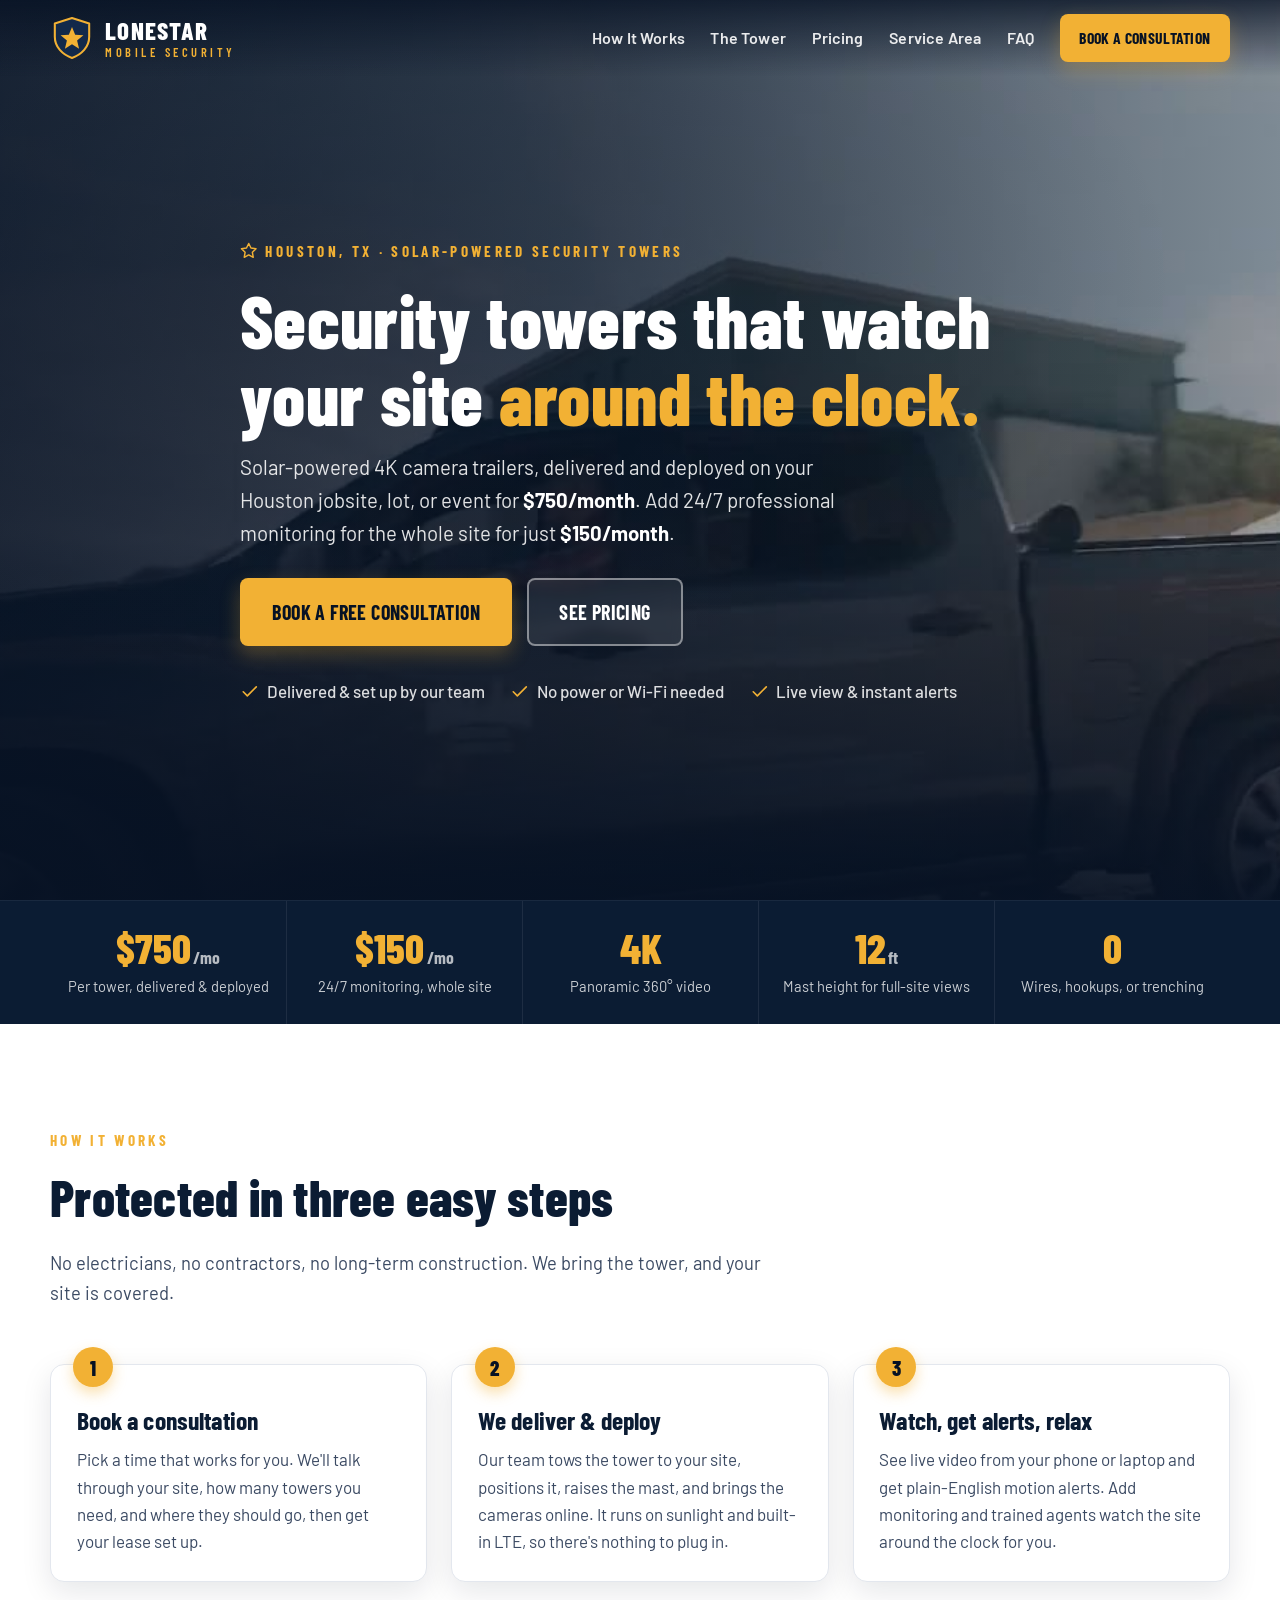
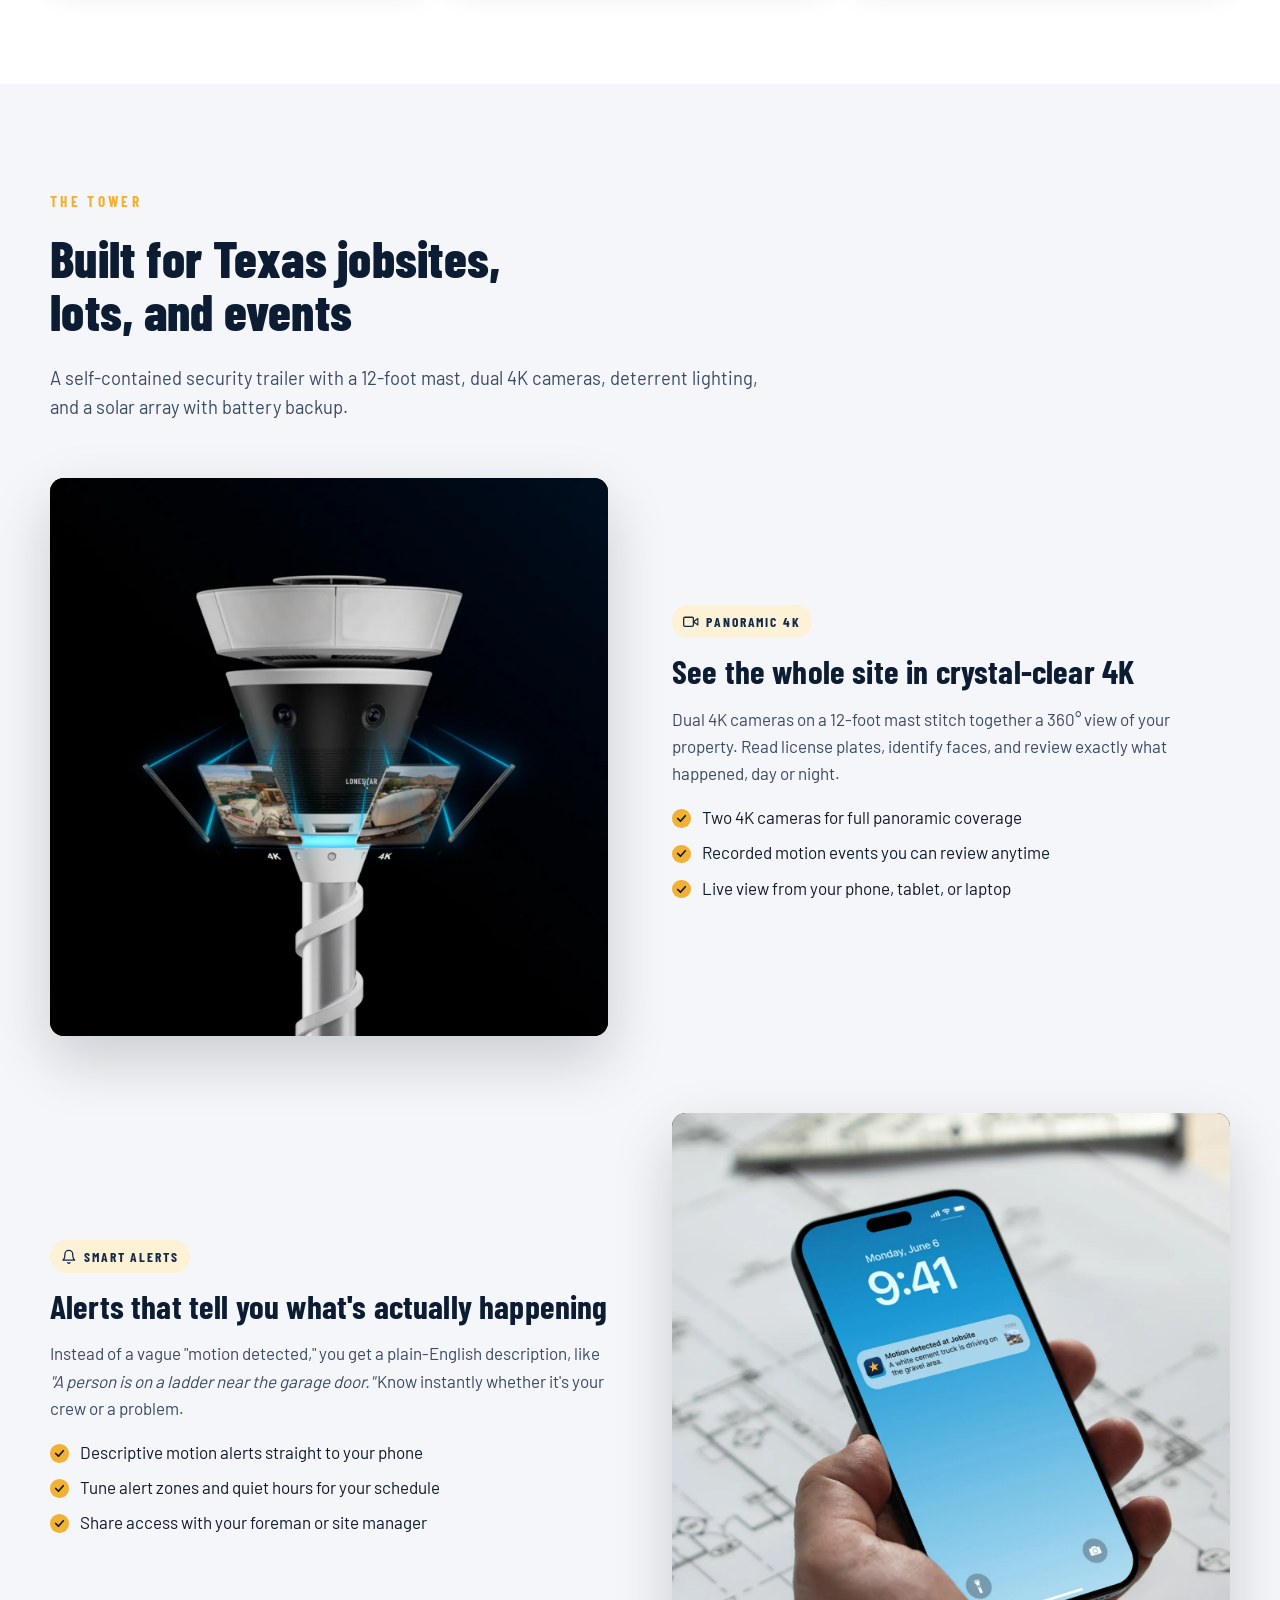
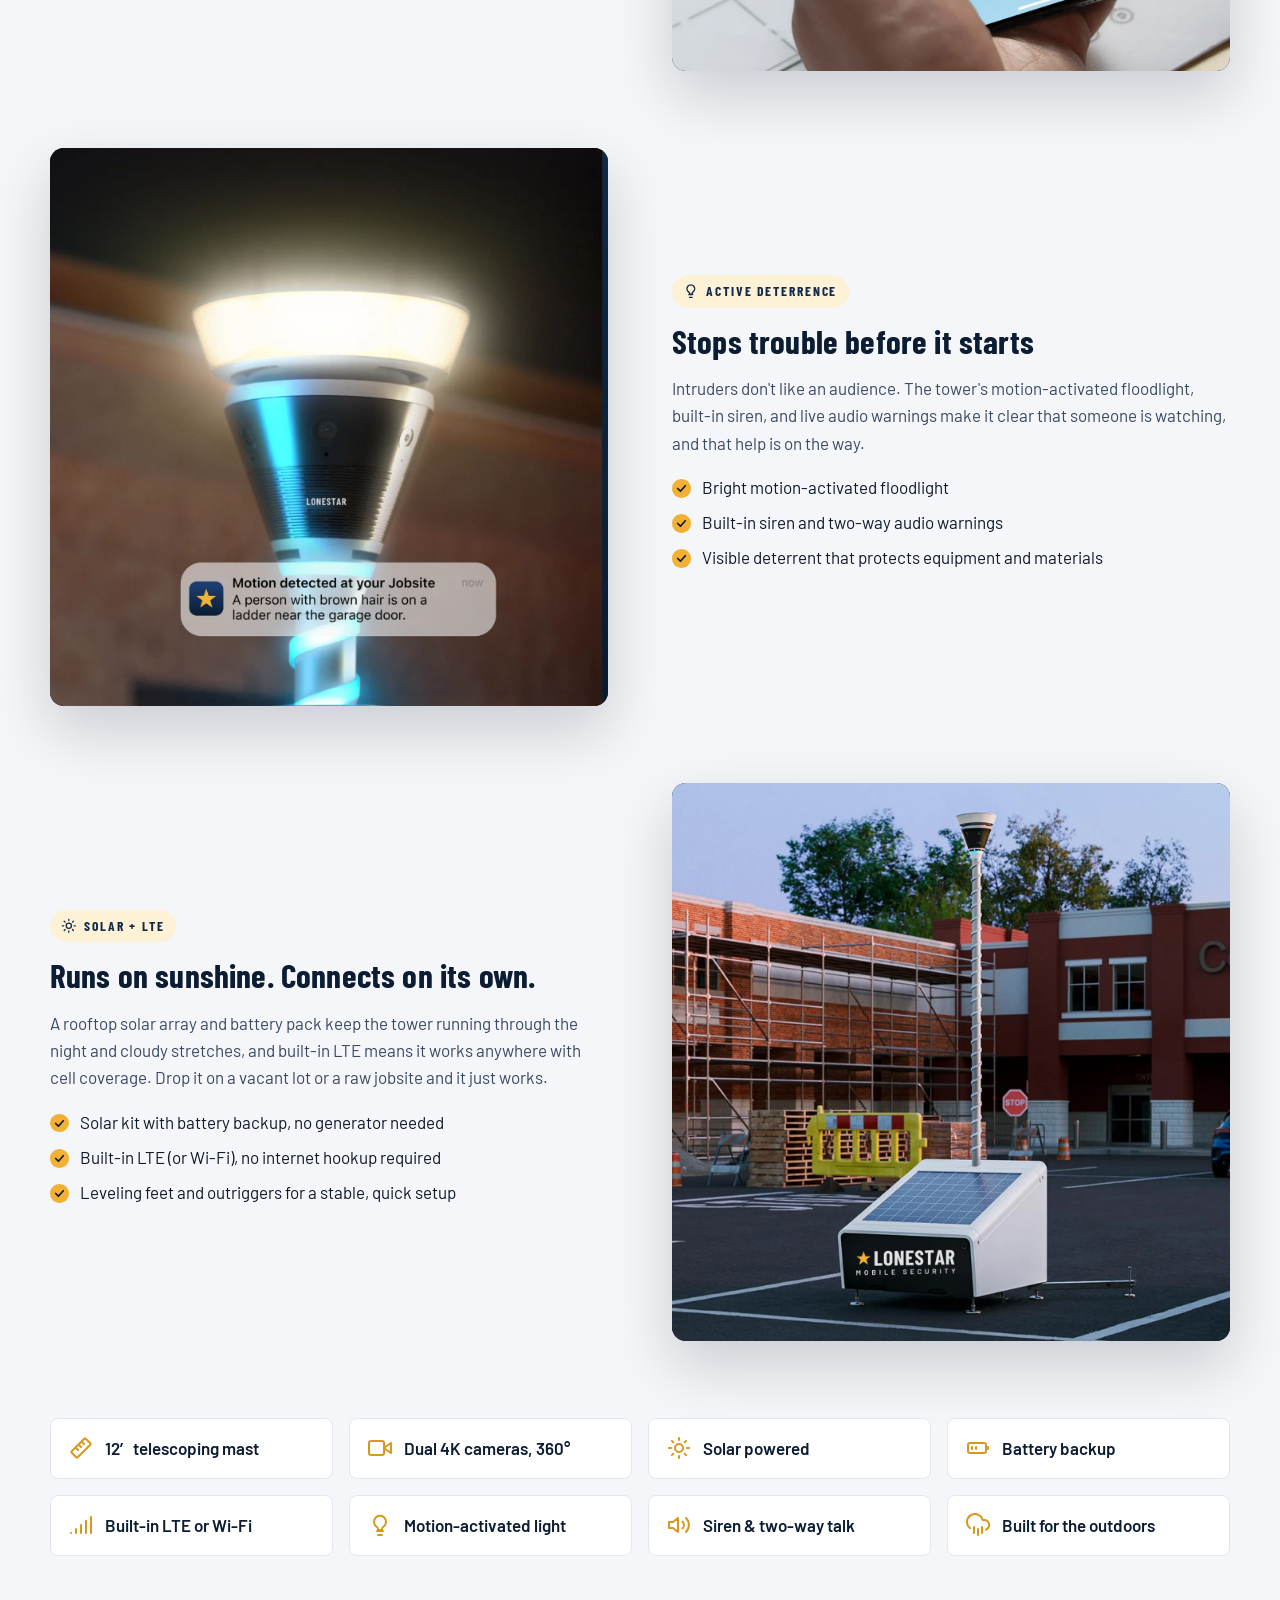
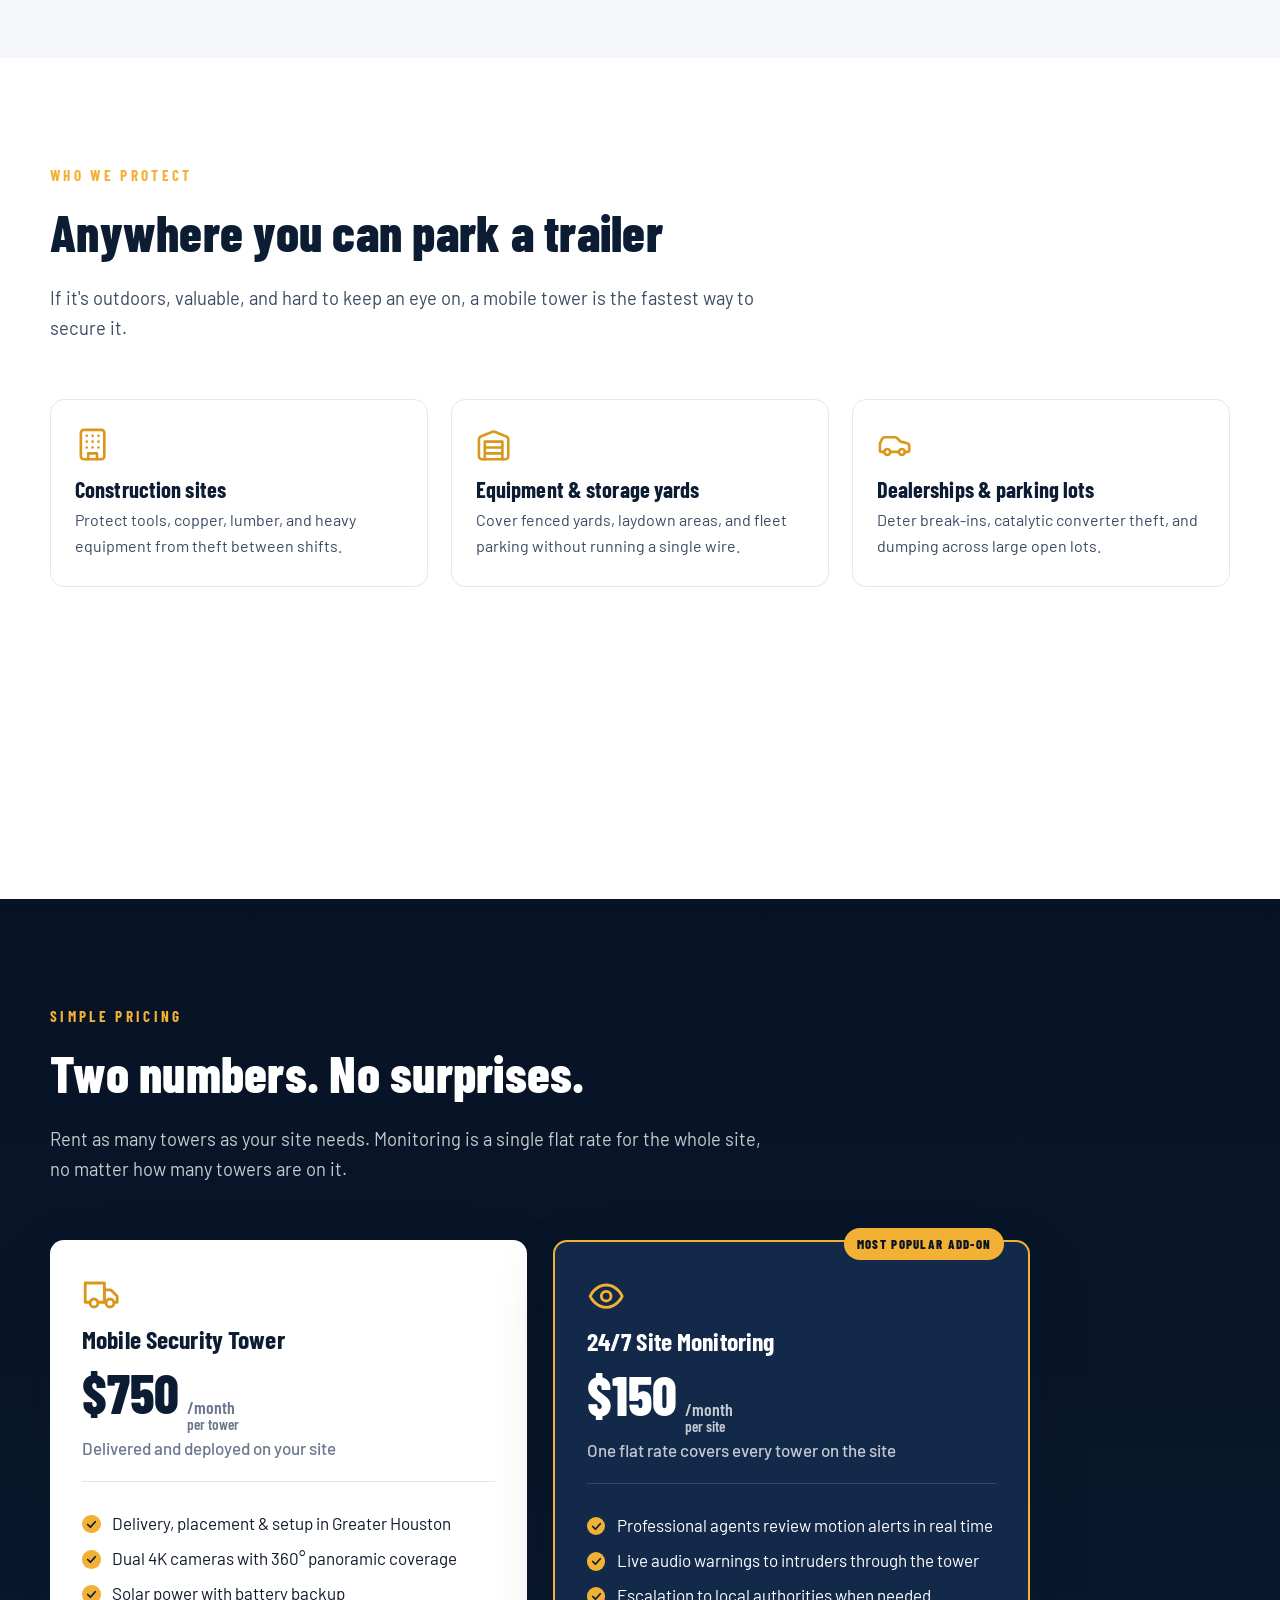
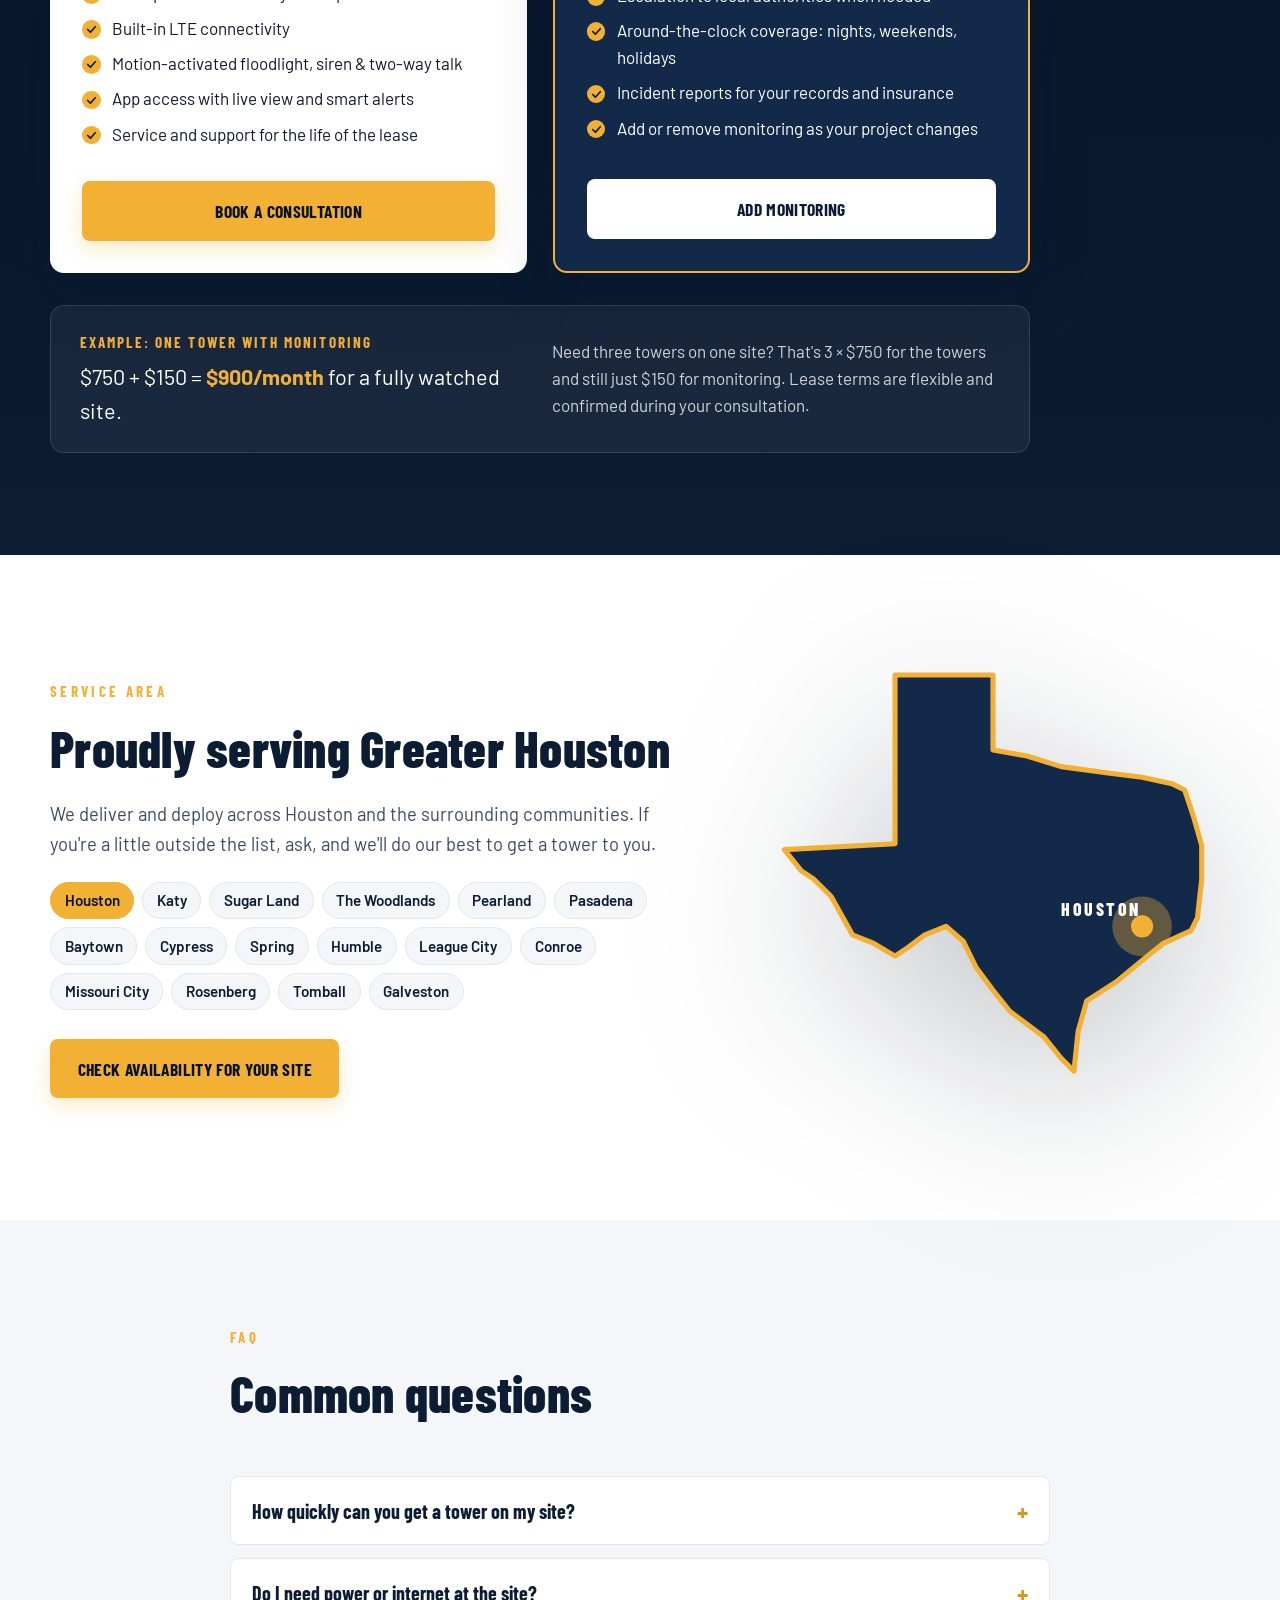
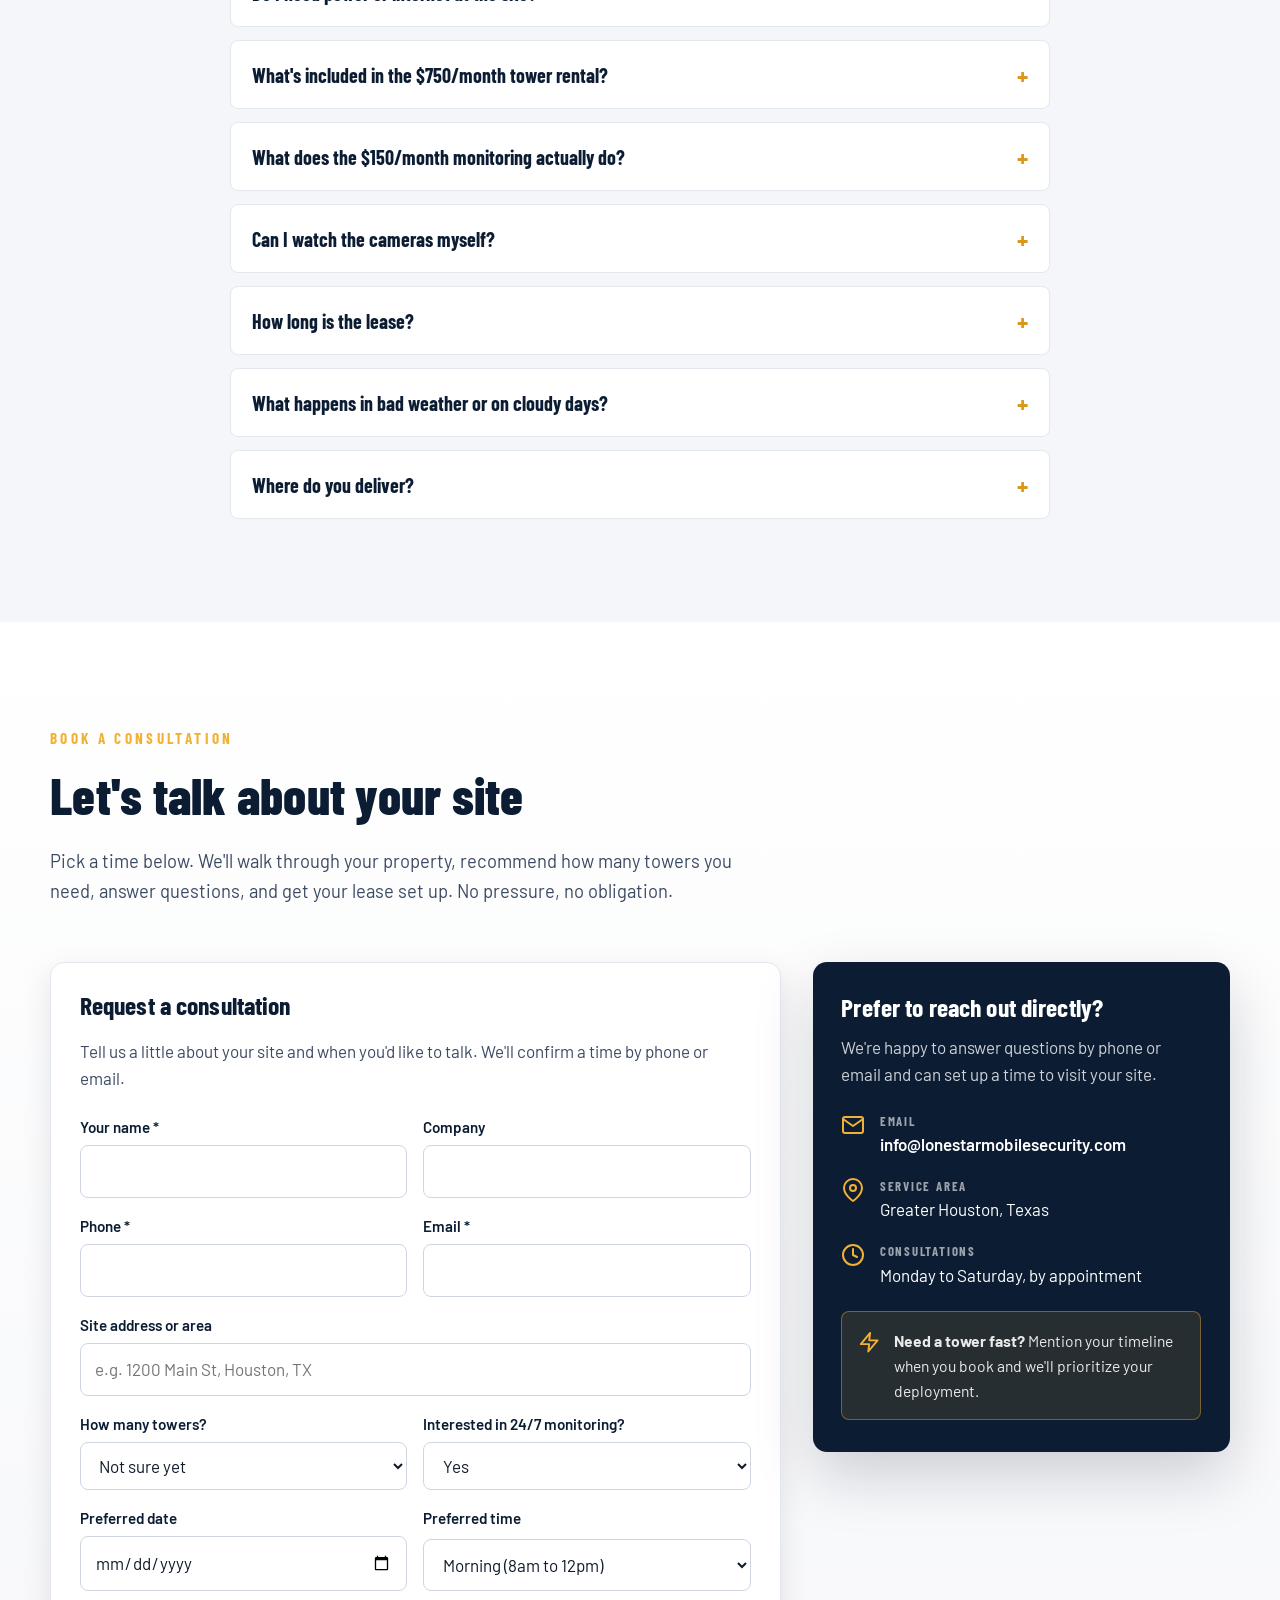
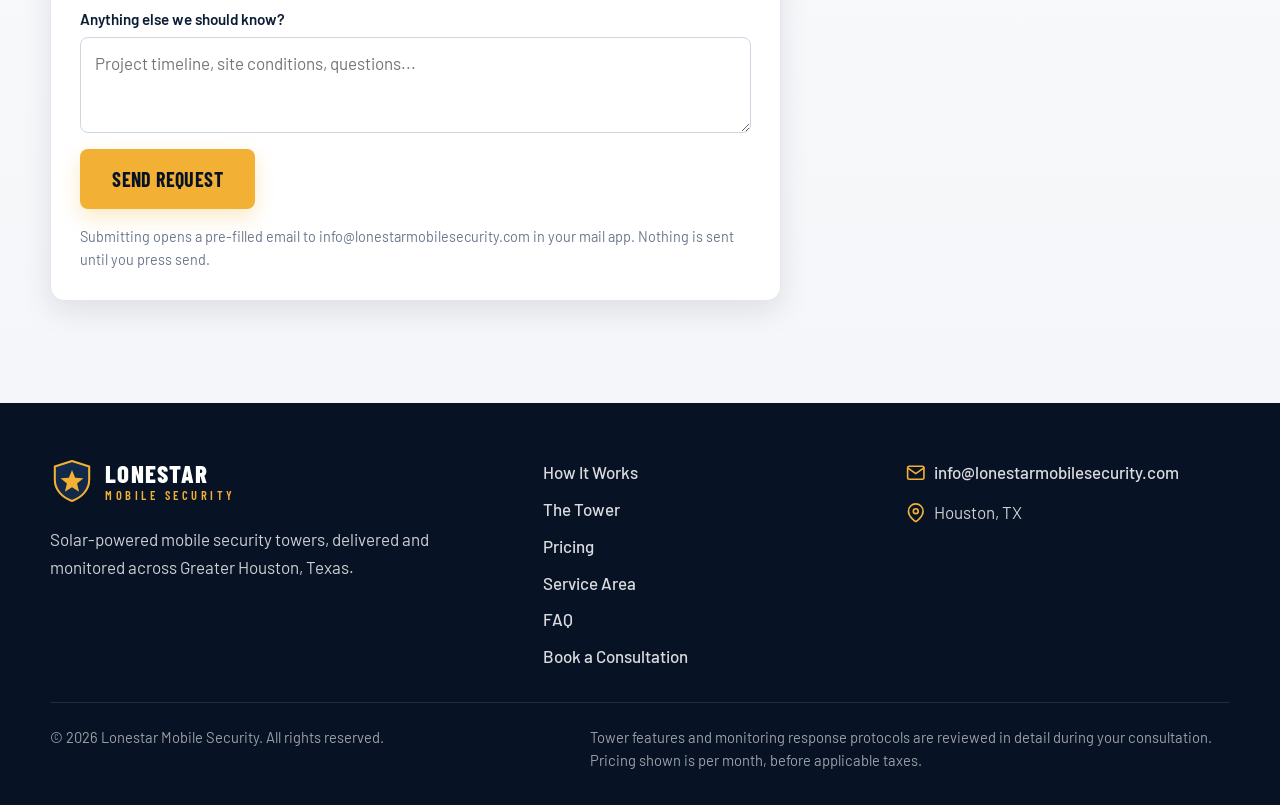
<file: index.html>
<!DOCTYPE html>
<html lang="en">
<head>
  <meta charset="utf-8">
  <meta name="viewport" content="width=device-width, initial-scale=1">
  <title>Lonestar Mobile Security | Solar-Powered Security Camera Towers in Houston, TX</title>
  <meta name="description" content="Rent solar-powered 4K mobile security camera towers in Houston, TX. Delivered and deployed on your jobsite, lot, or event for $750/month. Add 24/7 site monitoring for $150/month.">
  <link rel="canonical" href="https://lonestarmobilesecurity.com/">
  <meta name="theme-color" content="#0b1c33">
  <link rel="icon" href="/favicon.svg" type="image/svg+xml">
  <link rel="apple-touch-icon" href="/assets/img/app-icon.png">

  <meta property="og:type" content="website">
  <meta property="og:site_name" content="Lonestar Mobile Security">
  <meta property="og:title" content="Lonestar Mobile Security | Solar-Powered Security Towers in Houston">
  <meta property="og:description" content="4K solar-powered mobile security towers delivered and deployed on your Houston site for $750/month. 24/7 site monitoring for $150/month.">
  <meta property="og:url" content="https://lonestarmobilesecurity.com/">
  <meta property="og:image" content="https://lonestarmobilesecurity.com/assets/img/og-image.jpg">
  <meta property="og:image:width" content="1200">
  <meta property="og:image:height" content="630">
  <meta name="twitter:card" content="summary_large_image">
  <link rel="preload" href="/assets/fonts/BarlowCondensed-ExtraBold.woff2" as="font" type="font/woff2" crossorigin>
  <link rel="preload" href="/assets/fonts/Barlow-Regular.woff2" as="font" type="font/woff2" crossorigin>
  <link rel="stylesheet" href="/css/styles.css?v=da54b4a4">

  <script type="application/ld+json">
  {
    "@context": "https://schema.org",
    "@type": "LocalBusiness",
    "name": "Lonestar Mobile Security",
    "url": "https://lonestarmobilesecurity.com/",
    "image": "https://lonestarmobilesecurity.com/assets/img/og-image.jpg",
    "logo": "https://lonestarmobilesecurity.com/assets/img/app-icon.png",
    "description": "Solar-powered mobile security camera tower rentals with optional 24/7 monitoring, serving Houston, Texas and surrounding areas.",
    "email": "info@lonestarmobilesecurity.com",
    "address": { "@type": "PostalAddress", "addressLocality": "Houston", "addressRegion": "TX", "addressCountry": "US" },
    "areaServed": { "@type": "City", "name": "Houston", "containedInPlace": { "@type": "State", "name": "Texas" } },
    "priceRange": "$150 - $750 per month",
    "makesOffer": [
      { "@type": "Offer", "name": "Mobile Security Tower Rental", "price": "750", "priceCurrency": "USD",
        "priceSpecification": { "@type": "UnitPriceSpecification", "price": "750", "priceCurrency": "USD", "unitText": "MONTH" } },
      { "@type": "Offer", "name": "24/7 Site Monitoring", "price": "150", "priceCurrency": "USD",
        "priceSpecification": { "@type": "UnitPriceSpecification", "price": "150", "priceCurrency": "USD", "unitText": "MONTH" } }
    ]
  }
  </script>
</head>
<body>
<a class="skip-link" href="#main">Skip to content</a>

<!-- Icon sprite -->
<svg width="0" height="0" style="position:absolute" aria-hidden="true">
  <defs>
    <symbol id="i-check" viewBox="0 0 24 24"><path d="M20 6 9 17l-5-5"/></symbol>
    <symbol id="i-sun" viewBox="0 0 24 24"><circle cx="12" cy="12" r="4"/><path d="M12 2v2M12 20v2M4.9 4.9l1.4 1.4M17.7 17.7l1.4 1.4M2 12h2M20 12h2M4.9 19.1l1.4-1.4M17.7 6.3l1.4-1.4"/></symbol>
    <symbol id="i-video" viewBox="0 0 24 24"><path d="m23 7-7 5 7 5V7z"/><rect x="1" y="5" width="15" height="14" rx="2"/></symbol>
    <symbol id="i-bell" viewBox="0 0 24 24"><path d="M18 8A6 6 0 0 0 6 8c0 7-3 9-3 9h18s-3-2-3-9"/><path d="M13.7 21a2 2 0 0 1-3.4 0"/></symbol>
    <symbol id="i-pin" viewBox="0 0 24 24"><path d="M21 10c0 7-9 13-9 13s-9-6-9-13a9 9 0 0 1 18 0z"/><circle cx="12" cy="10" r="3"/></symbol>
    <symbol id="i-phone" viewBox="0 0 24 24"><path d="M22 16.9v3a2 2 0 0 1-2.2 2 19.8 19.8 0 0 1-8.6-3.1 19.5 19.5 0 0 1-6-6A19.8 19.8 0 0 1 2.1 4.2 2 2 0 0 1 4.1 2h3a2 2 0 0 1 2 1.7c.1.9.4 1.8.7 2.6a2 2 0 0 1-.5 2.1L8.1 9.7a16 16 0 0 0 6 6l1.3-1.3a2 2 0 0 1 2.1-.4c.8.3 1.7.6 2.6.7a2 2 0 0 1 1.7 2z"/></symbol>
    <symbol id="i-mail" viewBox="0 0 24 24"><rect x="2" y="4" width="20" height="16" rx="2"/><path d="m22 6-10 7L2 6"/></symbol>
    <symbol id="i-shield" viewBox="0 0 24 24"><path d="M12 22s8-4 8-10V5l-8-3-8 3v7c0 6 8 10 8 10z"/></symbol>
    <symbol id="i-zap" viewBox="0 0 24 24"><path d="M13 2 3 14h9l-1 8 10-12h-9l1-8z"/></symbol>
    <symbol id="i-signal" viewBox="0 0 24 24"><path d="M2 20h.01M7 20v-4M12 20v-8M17 20V8M22 4v16"/></symbol>
    <symbol id="i-clock" viewBox="0 0 24 24"><circle cx="12" cy="12" r="10"/><path d="M12 6v6l4 2"/></symbol>
    <symbol id="i-truck" viewBox="0 0 24 24"><path d="M10 17h4V5H2v12h3"/><path d="M20 17h2v-3.3a1 1 0 0 0-.3-.7l-3.4-3.4a1 1 0 0 0-.7-.3H14v7.7"/><circle cx="7.5" cy="17.5" r="2.5"/><circle cx="17.5" cy="17.5" r="2.5"/></symbol>
    <symbol id="i-building" viewBox="0 0 24 24"><rect x="4" y="2" width="16" height="20" rx="2"/><path d="M9 22v-4h6v4M8 6h.01M16 6h.01M12 6h.01M12 10h.01M8 10h.01M16 10h.01M12 14h.01M8 14h.01M16 14h.01"/></symbol>
    <symbol id="i-car" viewBox="0 0 24 24"><path d="M19 17h2c.6 0 1-.4 1-1v-3c0-.9-.7-1.7-1.5-1.9C18.7 10.6 16 10 16 10s-1.3-1.4-2.2-2.3c-.5-.4-1.1-.7-1.8-.7H5c-.6 0-1.1.4-1.4.9l-1.4 2.9A3.7 3.7 0 0 0 2 12v4c0 .6.4 1 1 1h2"/><circle cx="7" cy="17" r="2"/><path d="M9 17h6"/><circle cx="17" cy="17" r="2"/></symbol>
    <symbol id="i-tent" viewBox="0 0 24 24"><path d="M3.5 21 14 3M20.5 21 10 3M15.5 21 12 15l-3.5 6M2 21h20"/></symbol>
    <symbol id="i-warehouse" viewBox="0 0 24 24"><path d="M22 8.35V20a2 2 0 0 1-2 2H4a2 2 0 0 1-2-2V8.35A2 2 0 0 1 3.26 6.5l8-3.2a2 2 0 0 1 1.48 0l8 3.2A2 2 0 0 1 22 8.35Z"/><path d="M6 18h12M6 14h12M6 22V10h12v12"/></symbol>
    <symbol id="i-home" viewBox="0 0 24 24"><path d="m3 9 9-7 9 7v11a2 2 0 0 1-2 2H5a2 2 0 0 1-2-2z"/><path d="M9 22V12h6v10"/></symbol>
    <symbol id="i-eye" viewBox="0 0 24 24"><path d="M2 12s3-7 10-7 10 7 10 7-3 7-10 7-10-7-10-7z"/><circle cx="12" cy="12" r="3"/></symbol>
    <symbol id="i-calendar" viewBox="0 0 24 24"><rect x="3" y="4" width="18" height="18" rx="2"/><path d="M16 2v4M8 2v4M3 10h18"/></symbol>
    <symbol id="i-siren" viewBox="0 0 24 24"><path d="M11 5 6 9H2v6h4l5 4V5z"/><path d="M15.5 8.5a5 5 0 0 1 0 7M19 5a10 10 0 0 1 0 14"/></symbol>
    <symbol id="i-bulb" viewBox="0 0 24 24"><path d="M9 18h6M10 22h4M15.1 14a6 6 0 1 0-6.2 0c.7.5 1.1 1.3 1.1 2.2V17h4v-.8c0-.9.4-1.7 1.1-2.2z"/></symbol>
    <symbol id="i-rain" viewBox="0 0 24 24"><path d="M20 16.6A5 5 0 0 0 18 7h-1.3A8 8 0 1 0 4 15.3"/><path d="M16 14v6M8 14v6M12 16v6"/></symbol>
    <symbol id="i-wrench" viewBox="0 0 24 24"><path d="M14.7 6.3a1 1 0 0 0 0 1.4l1.6 1.6a1 1 0 0 0 1.4 0l3.8-3.8a6 6 0 0 1-7.9 7.9l-6.9 6.9a2.1 2.1 0 0 1-3-3l6.9-6.9a6 6 0 0 1 7.9-7.9z"/></symbol>
    <symbol id="i-star" viewBox="0 0 24 24"><path d="m12 2 3.1 6.3 6.9 1-5 4.9 1.2 6.8-6.2-3.2-6.2 3.2 1.2-6.8-5-4.9 6.9-1z"/></symbol>
    <symbol id="i-ruler" viewBox="0 0 24 24"><path d="M21.3 8.7 8.7 21.3a1 1 0 0 1-1.4 0l-4.6-4.6a1 1 0 0 1 0-1.4L15.3 2.7a1 1 0 0 1 1.4 0l4.6 4.6a1 1 0 0 1 0 1.4z"/><path d="m7 12 2 2M10 9l2 2M13 6l2 2"/></symbol>
    <symbol id="i-battery" viewBox="0 0 24 24"><rect x="2" y="7" width="18" height="10" rx="2"/><path d="M22 11v2M6 11v2M10 11v2"/></symbol>
    <symbol id="i-arrow" viewBox="0 0 24 24"><path d="M5 12h14M13 6l6 6-6 6"/></symbol>
  </defs>
</svg>

<header class="site-header" id="siteHeader">
  <div class="container nav-wrap">
    <a class="brand" href="#top" aria-label="Lonestar Mobile Security — home">
      <svg class="brand-mark" viewBox="0 0 64 64" aria-hidden="true">
        <path d="M32 3 57 11v19c0 15-11 26-25 31C18 56 7 45 7 30V11Z" fill="#12294a" stroke="#f2b134" stroke-width="3" stroke-linejoin="round"/>
        <path d="M32 16l4.6 11.1 12 .9-9.2 7.8 2.9 11.7L32 41.2l-10.3 6.3 2.9-11.7-9.2-7.8 12-.9z" fill="#f2b134"/>
      </svg>
      <span class="brand-text"><span class="brand-name">Lonestar</span><span class="brand-sub">Mobile Security</span></span>
    </a>

    <nav class="site-nav" id="siteNav" aria-label="Primary">
      <a href="#how">How It Works</a>
      <a href="#features">The Tower</a>
      <a href="#pricing">Pricing</a>
      <a href="#area">Service Area</a>
      <a href="#faq">FAQ</a>
      <a href="#book" class="btn btn-primary btn-sm nav-cta">Book a Consultation</a>
    </nav>

    <a class="nav-phone" data-phone-link href="#contact" hidden>
      <svg class="ico" aria-hidden="true"><use href="#i-phone"/></svg><span data-phone></span>
    </a>

    <button class="nav-toggle" id="navToggle" aria-expanded="false" aria-controls="siteNav" aria-label="Open menu">
      <span></span><span></span><span></span>
    </button>
  </div>
</header>

<main id="main">

  <!-- ============ HERO ============ -->
  <section class="hero" id="top">
    <video class="hero-video" id="heroVideo" autoplay muted loop playsinline preload="metadata" poster="/assets/video/hero-poster.jpg" aria-hidden="true" tabindex="-1">
      <source src="/assets/video/hero.mp4" type="video/mp4">
    </video>
    <div class="hero-overlay" aria-hidden="true"></div>

    <div class="container hero-content">
      <p class="eyebrow"><svg class="ico" aria-hidden="true"><use href="#i-star"/></svg> Houston, TX &middot; Solar-Powered Security Towers</p>
      <h1>Security towers that watch your site <span class="accent">around the clock.</span></h1>
      <p class="lede">Solar-powered 4K camera trailers, delivered and deployed on your Houston jobsite, lot, or event for <strong><span data-price="tower">$750</span>/month</strong>. Add 24/7 professional monitoring for the whole site for just <strong><span data-price="monitoring">$150</span>/month</strong>.</p>
      <div class="hero-actions">
        <a href="#book" class="btn btn-primary btn-lg">Book a Free Consultation</a>
        <a href="#pricing" class="btn btn-ghost btn-lg">See Pricing</a>
      </div>
      <ul class="hero-points">
        <li><svg class="ico" aria-hidden="true"><use href="#i-check"/></svg> Delivered &amp; set up by our team</li>
        <li><svg class="ico" aria-hidden="true"><use href="#i-check"/></svg> No power or Wi-Fi needed</li>
        <li><svg class="ico" aria-hidden="true"><use href="#i-check"/></svg> Live view &amp; instant alerts</li>
      </ul>
    </div>
  </section>

  <!-- ============ STATS ============ -->
  <section class="stats" aria-label="Key numbers">
    <div class="container stats-grid">
      <div class="stat"><span class="stat-value"><span data-price="tower">$750</span><small>/mo</small></span><span class="stat-label">Per tower, delivered &amp; deployed</span></div>
      <div class="stat"><span class="stat-value"><span data-price="monitoring">$150</span><small>/mo</small></span><span class="stat-label">24/7 monitoring, whole site</span></div>
      <div class="stat"><span class="stat-value">4K</span><span class="stat-label">Panoramic 360&deg; video</span></div>
      <div class="stat"><span class="stat-value">12<small>ft</small></span><span class="stat-label">Mast height for full-site views</span></div>
      <div class="stat"><span class="stat-value">0</span><span class="stat-label">Wires, hookups, or trenching</span></div>
    </div>
  </section>

  <!-- ============ HOW IT WORKS ============ -->
  <section class="section" id="how">
    <div class="container">
      <div class="section-head">
        <p class="eyebrow">How It Works</p>
        <h2>Protected in three easy steps</h2>
        <p class="sub">No electricians, no contractors, no long-term construction. We bring the tower, and your site is covered.</p>
      </div>
      <ol class="steps">
        <li class="step reveal">
          <span class="step-num">1</span>
          <h3>Book a consultation</h3>
          <p>Pick a time that works for you. We'll talk through your site, how many towers you need, and where they should go, then get your lease set up.</p>
        </li>
        <li class="step reveal">
          <span class="step-num">2</span>
          <h3>We deliver &amp; deploy</h3>
          <p>Our team tows the tower to your site, positions it, raises the mast, and brings the cameras online. It runs on sunlight and built-in LTE, so there's nothing to plug in.</p>
        </li>
        <li class="step reveal">
          <span class="step-num">3</span>
          <h3>Watch, get alerts, relax</h3>
          <p>See live video from your phone or laptop and get plain-English motion alerts. Add monitoring and trained agents watch the site around the clock for you.</p>
        </li>
      </ol>
    </div>
  </section>

  <!-- ============ FEATURES ============ -->
  <section class="section section-alt" id="features">
    <div class="container">
      <div class="section-head">
        <p class="eyebrow">The Tower</p>
        <h2>Built for Texas jobsites, lots, and events</h2>
        <p class="sub">A self-contained security trailer with a 12-foot mast, dual 4K cameras, deterrent lighting, and a solar array with battery backup.</p>
      </div>

      <div class="feature-rows">
        <article class="feature-row reveal">
          <div class="feature-media">
            <picture>
              <source srcset="/assets/img/tower-4k.webp" type="image/webp">
              <img src="/assets/img/tower-4k.jpg" alt="Lonestar Mobile Security tower head with dual 4K cameras showing two panoramic video feeds" loading="lazy" width="1400" height="1400">
            </picture>
          </div>
          <div class="feature-copy">
            <span class="feature-tag"><svg class="ico" aria-hidden="true"><use href="#i-video"/></svg> Panoramic 4K</span>
            <h3>See the whole site in crystal-clear 4K</h3>
            <p>Dual 4K cameras on a 12-foot mast stitch together a 360&deg; view of your property. Read license plates, identify faces, and review exactly what happened, day or night.</p>
            <ul class="check-list">
              <li>Two 4K cameras for full panoramic coverage</li>
              <li>Recorded motion events you can review anytime</li>
              <li>Live view from your phone, tablet, or laptop</li>
            </ul>
          </div>
        </article>

        <article class="feature-row reveal">
          <div class="feature-media">
            <picture>
              <source srcset="/assets/img/phone-alert.webp" type="image/webp">
              <img src="/assets/img/phone-alert.jpg" alt="Phone showing a Lonestar Mobile Security alert: A white cement truck is driving on the gravel area" loading="lazy" width="1400" height="1400">
            </picture>
          </div>
          <div class="feature-copy">
            <span class="feature-tag"><svg class="ico" aria-hidden="true"><use href="#i-bell"/></svg> Smart Alerts</span>
            <h3>Alerts that tell you what's actually happening</h3>
            <p>Instead of a vague "motion detected," you get a plain-English description, like <em>"A person is on a ladder near the garage door."</em> Know instantly whether it's your crew or a problem.</p>
            <ul class="check-list">
              <li>Descriptive motion alerts straight to your phone</li>
              <li>Tune alert zones and quiet hours for your schedule</li>
              <li>Share access with your foreman or site manager</li>
            </ul>
          </div>
        </article>

        <article class="feature-row reveal">
          <div class="feature-media">
            <picture>
              <source srcset="/assets/img/tower-light.webp" type="image/webp">
              <img src="/assets/img/tower-light.jpg" alt="Lonestar Mobile Security tower head with its floodlight on and a motion alert overlay" loading="lazy" width="1400" height="1400">
            </picture>
          </div>
          <div class="feature-copy">
            <span class="feature-tag"><svg class="ico" aria-hidden="true"><use href="#i-bulb"/></svg> Active Deterrence</span>
            <h3>Stops trouble before it starts</h3>
            <p>Intruders don't like an audience. The tower's motion-activated floodlight, built-in siren, and live audio warnings make it clear that someone is watching, and that help is on the way.</p>
            <ul class="check-list">
              <li>Bright motion-activated floodlight</li>
              <li>Built-in siren and two-way audio warnings</li>
              <li>Visible deterrent that protects equipment and materials</li>
            </ul>
          </div>
        </article>

        <article class="feature-row reveal">
          <div class="feature-media">
            <picture>
              <source srcset="/assets/img/tower-trailer.webp" type="image/webp">
              <img src="/assets/img/tower-trailer.jpg" alt="Lonestar Mobile Security solar-powered trailer deployed in a parking lot next to a construction site" loading="lazy" width="1400" height="1400">
            </picture>
          </div>
          <div class="feature-copy">
            <span class="feature-tag"><svg class="ico" aria-hidden="true"><use href="#i-sun"/></svg> Solar + LTE</span>
            <h3>Runs on sunshine. Connects on its own.</h3>
            <p>A rooftop solar array and battery pack keep the tower running through the night and cloudy stretches, and built-in LTE means it works anywhere with cell coverage. Drop it on a vacant lot or a raw jobsite and it just works.</p>
            <ul class="check-list">
              <li>Solar kit with battery backup, no generator needed</li>
              <li>Built-in LTE (or Wi-Fi), no internet hookup required</li>
              <li>Leveling feet and outriggers for a stable, quick setup</li>
            </ul>
          </div>
        </article>
      </div>

      <ul class="spec-grid reveal" aria-label="Tower specifications">
        <li><svg class="ico" aria-hidden="true"><use href="#i-ruler"/></svg><span>12&prime; telescoping mast</span></li>
        <li><svg class="ico" aria-hidden="true"><use href="#i-video"/></svg><span>Dual 4K cameras, 360&deg;</span></li>
        <li><svg class="ico" aria-hidden="true"><use href="#i-sun"/></svg><span>Solar powered</span></li>
        <li><svg class="ico" aria-hidden="true"><use href="#i-battery"/></svg><span>Battery backup</span></li>
        <li><svg class="ico" aria-hidden="true"><use href="#i-signal"/></svg><span>Built-in LTE or Wi-Fi</span></li>
        <li><svg class="ico" aria-hidden="true"><use href="#i-bulb"/></svg><span>Motion-activated light</span></li>
        <li><svg class="ico" aria-hidden="true"><use href="#i-siren"/></svg><span>Siren &amp; two-way talk</span></li>
        <li><svg class="ico" aria-hidden="true"><use href="#i-rain"/></svg><span>Built for the outdoors</span></li>
      </ul>
    </div>
  </section>

  <!-- ============ INDUSTRIES ============ -->
  <section class="section" id="industries">
    <div class="container">
      <div class="section-head">
        <p class="eyebrow">Who We Protect</p>
        <h2>Anywhere you can park a trailer</h2>
        <p class="sub">If it's outdoors, valuable, and hard to keep an eye on, a mobile tower is the fastest way to secure it.</p>
      </div>
      <ul class="industry-grid">
        <li class="industry reveal"><svg class="ico" aria-hidden="true"><use href="#i-building"/></svg><h3>Construction sites</h3><p>Protect tools, copper, lumber, and heavy equipment from theft between shifts.</p></li>
        <li class="industry reveal"><svg class="ico" aria-hidden="true"><use href="#i-warehouse"/></svg><h3>Equipment &amp; storage yards</h3><p>Cover fenced yards, laydown areas, and fleet parking without running a single wire.</p></li>
        <li class="industry reveal"><svg class="ico" aria-hidden="true"><use href="#i-car"/></svg><h3>Dealerships &amp; parking lots</h3><p>Deter break-ins, catalytic converter theft, and dumping across large open lots.</p></li>
        <li class="industry reveal"><svg class="ico" aria-hidden="true"><use href="#i-tent"/></svg><h3>Events &amp; festivals</h3><p>Temporary coverage for staging areas, vendor rows, and overnight equipment.</p></li>
        <li class="industry reveal"><svg class="ico" aria-hidden="true"><use href="#i-home"/></svg><h3>Vacant &amp; rental properties</h3><p>Keep watch over empty buildings, land, and properties between tenants.</p></li>
        <li class="industry reveal"><svg class="ico" aria-hidden="true"><use href="#i-shield"/></svg><h3>Retail &amp; commercial centers</h3><p>Add a visible, roving deterrent to loading docks, back lots, and problem corners.</p></li>
      </ul>
    </div>
  </section>

  <!-- ============ PRICING ============ -->
  <section class="section section-dark" id="pricing">
    <div class="container">
      <div class="section-head">
        <p class="eyebrow">Simple Pricing</p>
        <h2>Two numbers. No surprises.</h2>
        <p class="sub">Rent as many towers as your site needs. Monitoring is a single flat rate for the whole site, no matter how many towers are on it.</p>
      </div>

      <div class="price-grid">
        <article class="price-card reveal">
          <div class="price-head">
            <svg class="ico" aria-hidden="true"><use href="#i-truck"/></svg>
            <h3>Mobile Security Tower</h3>
            <p class="price"><span data-price="tower">$750</span><span class="per">/month <em>per tower</em></span></p>
            <p class="price-note">Delivered and deployed on your site</p>
          </div>
          <ul class="check-list">
            <li>Delivery, placement &amp; setup in Greater Houston</li>
            <li>Dual 4K cameras with 360&deg; panoramic coverage</li>
            <li>Solar power with battery backup</li>
            <li>Built-in LTE connectivity</li>
            <li>Motion-activated floodlight, siren &amp; two-way talk</li>
            <li>App access with live view and smart alerts</li>
            <li>Service and support for the life of the lease</li>
          </ul>
          <a href="#book" class="btn btn-primary btn-block">Book a Consultation</a>
        </article>

        <article class="price-card price-card-accent reveal">
          <span class="badge">Most Popular Add-On</span>
          <div class="price-head">
            <svg class="ico" aria-hidden="true"><use href="#i-eye"/></svg>
            <h3>24/7 Site Monitoring</h3>
            <p class="price"><span data-price="monitoring">$150</span><span class="per">/month <em>per site</em></span></p>
            <p class="price-note">One flat rate covers every tower on the site</p>
          </div>
          <ul class="check-list">
            <li>Professional agents review motion alerts in real time</li>
            <li>Live audio warnings to intruders through the tower</li>
            <li>Escalation to local authorities when needed</li>
            <li>Around-the-clock coverage: nights, weekends, holidays</li>
            <li>Incident reports for your records and insurance</li>
            <li>Add or remove monitoring as your project changes</li>
          </ul>
          <a href="#book" class="btn btn-light btn-block">Add Monitoring</a>
        </article>
      </div>

      <div class="bundle reveal">
        <div>
          <p class="bundle-title">Example: one tower with monitoring</p>
          <p class="bundle-math"><span data-price="tower">$750</span> + <span data-price="monitoring">$150</span> = <strong><span data-price="bundle">$900</span>/month</strong> for a fully watched site.</p>
        </div>
        <p class="bundle-note">Need three towers on one site? That's 3 &times; <span data-price="tower">$750</span> for the towers and still just <span data-price="monitoring">$150</span> for monitoring. Lease terms are flexible and confirmed during your consultation.</p>
      </div>
    </div>
  </section>

  <!-- ============ SERVICE AREA ============ -->
  <section class="section" id="area">
    <div class="container area-grid">
      <div class="area-copy">
        <p class="eyebrow">Service Area</p>
        <h2>Proudly serving Greater Houston</h2>
        <p class="sub">We deliver and deploy across Houston and the surrounding communities. If you're a little outside the list, ask, and we'll do our best to get a tower to you.</p>
        <ul class="city-list">
          <li>Houston</li><li>Katy</li><li>Sugar Land</li><li>The Woodlands</li><li>Pearland</li><li>Pasadena</li>
          <li>Baytown</li><li>Cypress</li><li>Spring</li><li>Humble</li><li>League City</li><li>Conroe</li>
          <li>Missouri City</li><li>Rosenberg</li><li>Tomball</li><li>Galveston</li>
        </ul>
        <a href="#book" class="btn btn-primary">Check availability for your site</a>
      </div>
      <div class="area-map reveal" aria-hidden="true">
        <svg viewBox="-4 -4 108 108" class="texas">
          <path class="tx-fill" d="M27 0H50V17.6L58 19 66 21.5 77 23 85 24 92 25.5 95 27 97 33 99 40V48L98 57 96.5 60 90 63 85 67 79 72 72 76.5 70 83.6 69 93 66 90 62 85 58 82 54 79 50 74 46 68.6 43 62.5 39 59 34 61 30 64 27 66 22 63 17 61 12 52 8 48 5 46 1 41 27 39.6Z"/>
          <circle class="tx-pulse" cx="85" cy="59" r="7"/>
          <circle class="tx-dot" cx="85" cy="59" r="2.6"/>
          <text x="66" y="56.5" class="tx-label">HOUSTON</text>
        </svg>
      </div>
    </div>
  </section>

  <!-- ============ FAQ ============ -->
  <section class="section section-alt" id="faq">
    <div class="container narrow">
      <div class="section-head">
        <p class="eyebrow">FAQ</p>
        <h2>Common questions</h2>
      </div>
      <div class="faq-list">
        <details class="faq">
          <summary><span class=\"faq-q\">How quickly can you get a tower on my site?</span></summary>
          <p>Most Greater Houston deployments can be scheduled within days of signing your lease. We'll confirm a delivery window during your consultation, and our team handles the placement and setup when we arrive.</p>
        </details>
        <details class="faq">
          <summary><span class=\"faq-q\">Do I need power or internet at the site?</span></summary>
          <p>No. The tower runs on its rooftop solar array and battery pack, and it connects over built-in LTE. It's designed for raw jobsites and vacant lots with no utilities at all.</p>
        </details>
        <details class="faq">
          <summary><span class=\"faq-q\">What's included in the <span data-price="tower">$750</span>/month tower rental?</span></summary>
          <p>The tower itself, delivery and deployment to your site, solar power with battery backup, LTE connectivity, and app access with live view and smart alerts. We service and support the unit for the life of your lease.</p>
        </details>
        <details class="faq">
          <summary><span class=\"faq-q\">What does the <span data-price="monitoring">$150</span>/month monitoring actually do?</span></summary>
          <p>Professional monitoring agents review motion alerts from your site in real time, around the clock. When something looks wrong, they can speak to intruders through the tower's two-way audio, trigger the siren, and escalate to local authorities. One flat rate covers every tower on the site.</p>
        </details>
        <details class="faq">
          <summary><span class=\"faq-q\">Can I watch the cameras myself?</span></summary>
          <p>Absolutely. You get live view and recorded motion events on your phone, tablet, or laptop, plus descriptive alerts like "a white truck is driving on the gravel area." You can share access with your site manager or foreman, too.</p>
        </details>
        <details class="faq">
          <summary><span class=\"faq-q\">How long is the lease?</span></summary>
          <p>Leases are monthly and flexible, so you can cover a two-month project or a year-long build. We'll go over the terms that fit your timeline during your consultation.</p>
        </details>
        <details class="faq">
          <summary><span class=\"faq-q\">What happens in bad weather or on cloudy days?</span></summary>
          <p>The tower is built for outdoor deployment, and its battery pack keeps it running overnight and through cloudy stretches. If a unit ever needs attention, our team comes out and takes care of it.</p>
        </details>
        <details class="faq">
          <summary><span class=\"faq-q\">Where do you deliver?</span></summary>
          <p>Houston and the surrounding area, including Katy, Sugar Land, The Woodlands, Pearland, Pasadena, Baytown, Cypress, Spring, Humble, League City, Conroe, and more. Outside that radius? Ask us; we can often make it work.</p>
        </details>
      </div>
    </div>
  </section>

  <!-- ============ BOOKING ============ -->
  <section class="section section-book" id="book">
    <div class="container">
      <div class="section-head">
        <p class="eyebrow">Book a Consultation</p>
        <h2>Let's talk about your site</h2>
        <p class="sub">Pick a time below. We'll walk through your property, recommend how many towers you need, answer questions, and get your lease set up. No pressure, no obligation.</p>
      </div>

      <div class="book-grid">
        <div class="book-widget-wrap">
          <div id="booking-widget" class="booking-widget" aria-live="polite"></div>
        </div>

        <aside class="contact-card" id="contact">
          <h3>Prefer to reach out directly?</h3>
          <p>We're happy to answer questions by phone or email and can set up a time to visit your site.</p>
          <ul class="contact-list">
            <li data-phone-wrap>
              <svg class="ico" aria-hidden="true"><use href="#i-phone"/></svg>
              <div><span class="contact-label">Call or text</span><a data-phone-link href="#"><span data-phone></span></a></div>
            </li>
            <li>
              <svg class="ico" aria-hidden="true"><use href="#i-mail"/></svg>
              <div><span class="contact-label">Email</span><a data-email-link href="mailto:info@lonestarmobilesecurity.com"><span data-email>info@lonestarmobilesecurity.com</span></a></div>
            </li>
            <li>
              <svg class="ico" aria-hidden="true"><use href="#i-pin"/></svg>
              <div><span class="contact-label">Service area</span><span>Greater Houston, Texas</span></div>
            </li>
            <li>
              <svg class="ico" aria-hidden="true"><use href="#i-clock"/></svg>
              <div><span class="contact-label">Consultations</span><span>Monday to Saturday, by appointment</span></div>
            </li>
          </ul>
          <div class="contact-callout">
            <svg class="ico" aria-hidden="true"><use href="#i-zap"/></svg>
            <p><strong>Need a tower fast?</strong> Mention your timeline when you book and we'll prioritize your deployment.</p>
          </div>
        </aside>
      </div>
    </div>
  </section>

</main>

<footer class="site-footer">
  <div class="container footer-grid">
    <div class="footer-brand">
      <a class="brand" href="#top">
        <svg class="brand-mark" viewBox="0 0 64 64" aria-hidden="true">
          <path d="M32 3 57 11v19c0 15-11 26-25 31C18 56 7 45 7 30V11Z" fill="#12294a" stroke="#f2b134" stroke-width="3" stroke-linejoin="round"/>
          <path d="M32 16l4.6 11.1 12 .9-9.2 7.8 2.9 11.7L32 41.2l-10.3 6.3 2.9-11.7-9.2-7.8 12-.9z" fill="#f2b134"/>
        </svg>
        <span class="brand-text"><span class="brand-name">Lonestar</span><span class="brand-sub">Mobile Security</span></span>
      </a>
      <p>Solar-powered mobile security towers, delivered and monitored across Greater Houston, Texas.</p>
    </div>
    <nav class="footer-nav" aria-label="Footer">
      <a href="#how">How It Works</a>
      <a href="#features">The Tower</a>
      <a href="#pricing">Pricing</a>
      <a href="#area">Service Area</a>
      <a href="#faq">FAQ</a>
      <a href="#book">Book a Consultation</a>
    </nav>
    <div class="footer-contact">
      <a data-phone-link href="#" hidden><svg class="ico" aria-hidden="true"><use href="#i-phone"/></svg> <span data-phone></span></a>
      <a data-email-link href="mailto:info@lonestarmobilesecurity.com"><svg class="ico" aria-hidden="true"><use href="#i-mail"/></svg> <span data-email>info@lonestarmobilesecurity.com</span></a>
      <span><svg class="ico" aria-hidden="true"><use href="#i-pin"/></svg> Houston, TX</span>
    </div>
  </div>
  <div class="container footer-bottom">
    <p>&copy; <span id="year">2026</span> Lonestar Mobile Security. All rights reserved.</p>
    <p class="fine">Tower features and monitoring response protocols are reviewed in detail during your consultation. Pricing shown is per month, before applicable taxes.</p>
  </div>
</footer>

<script src="/js/config.js?v=e6f5e94d"></script>
<script src="/js/main.js?v=9940223c" defer></script>
</body>
</html>
</file>
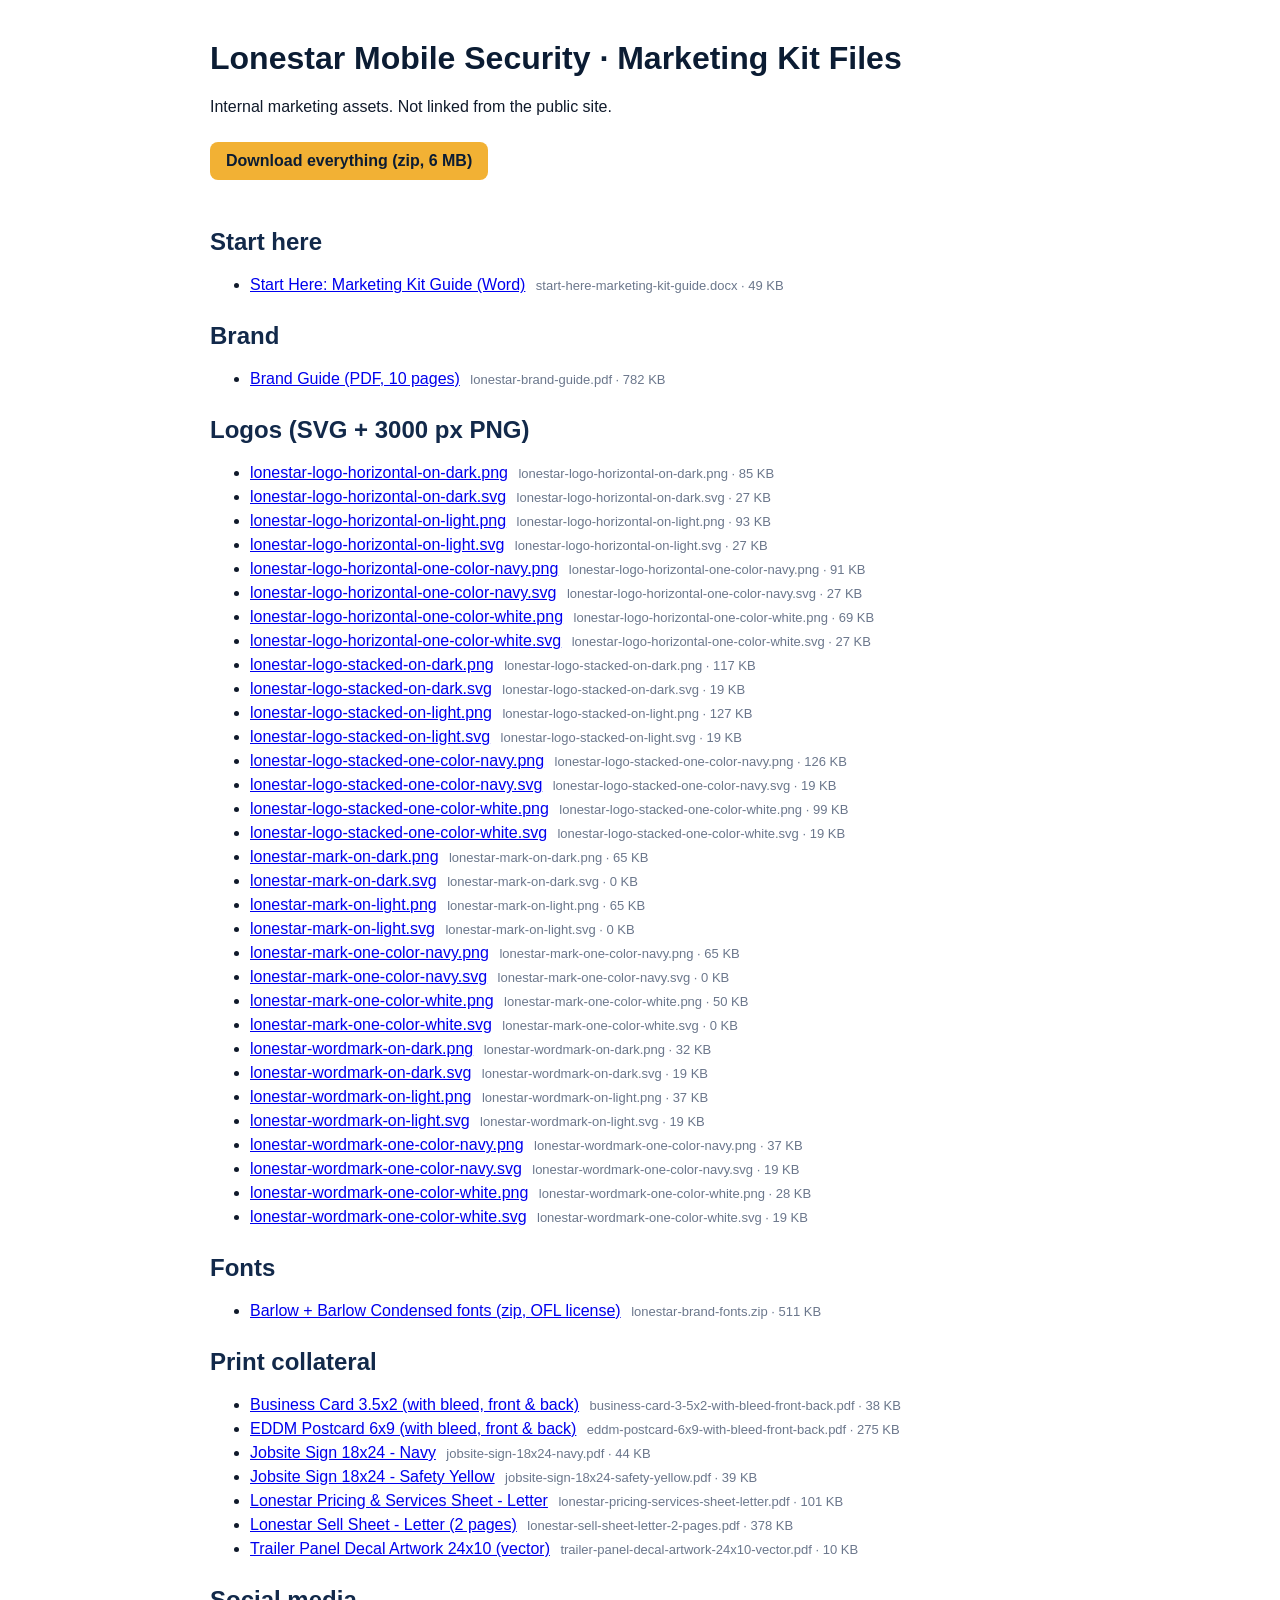
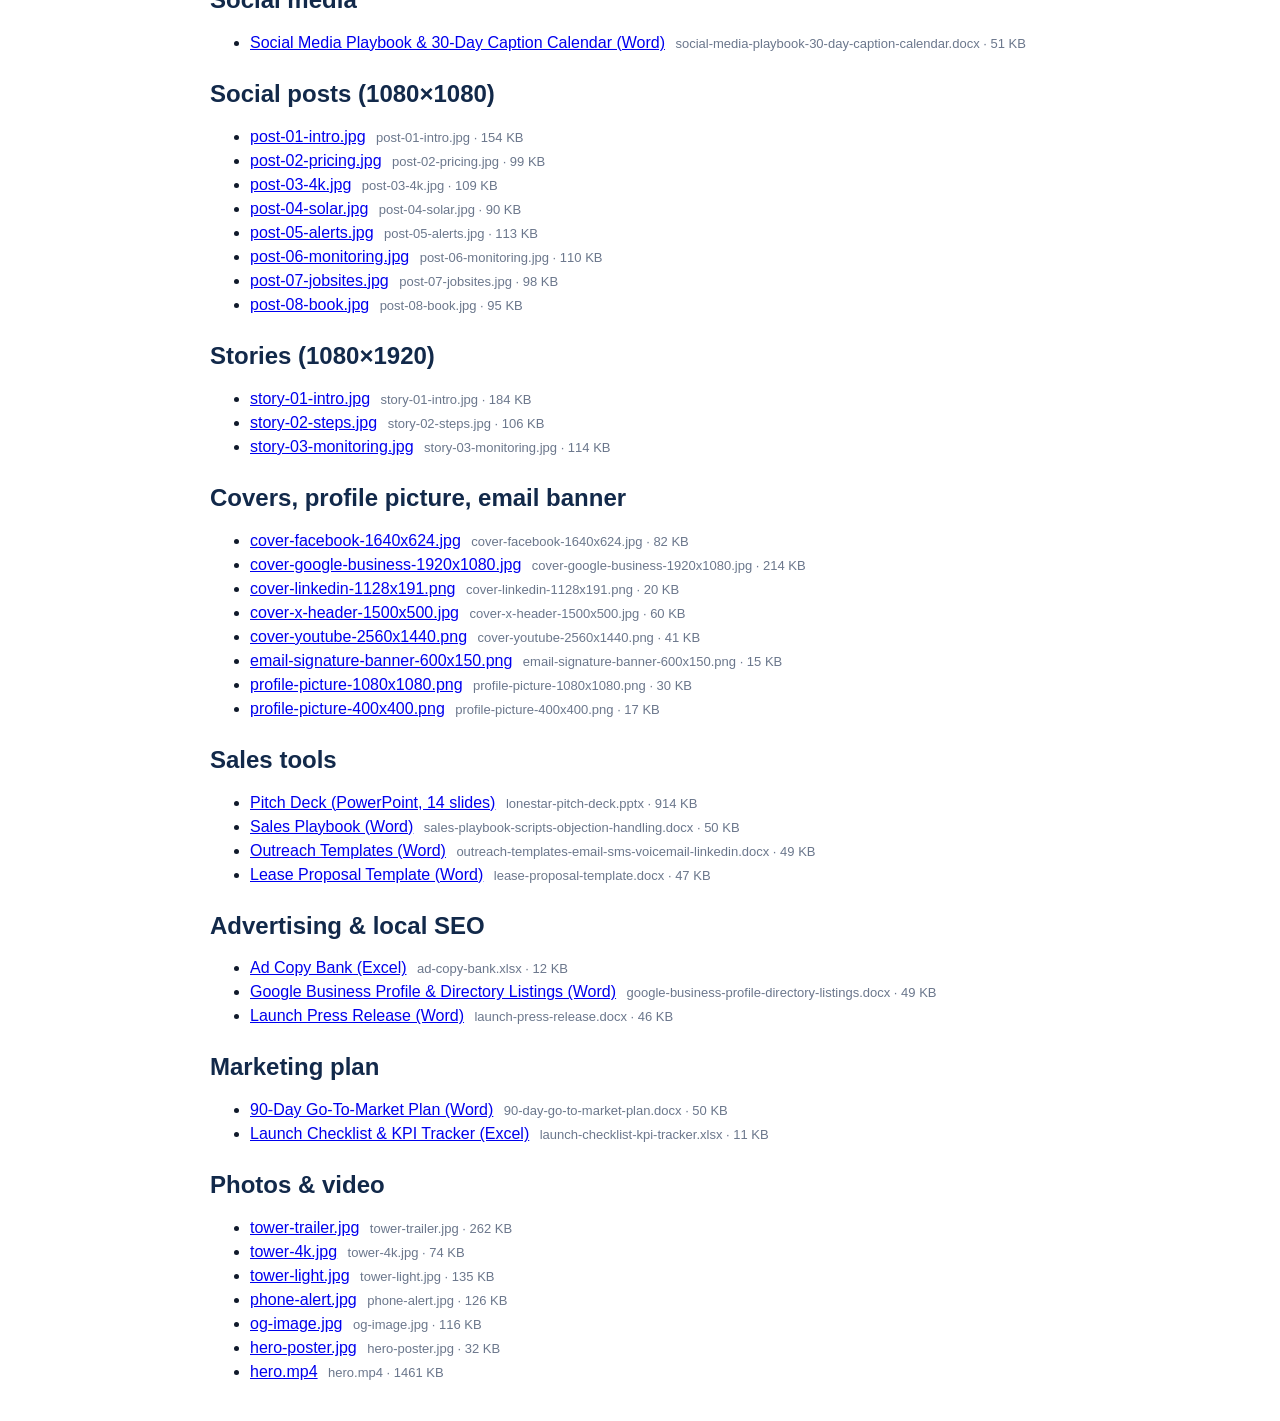
<file: marketing-kit/index.html>
<!doctype html><html lang="en"><head><meta charset="utf-8"><meta name="robots" content="noindex,nofollow"><meta name="viewport" content="width=device-width,initial-scale=1"><title>Lonestar Marketing Kit Files</title>
<style>body{font-family:Barlow,Arial,sans-serif;max-width:860px;margin:40px auto;padding:0 20px;color:#101A2B}h1{font-family:"Barlow Condensed",Arial Narrow,sans-serif;color:#0B1C33}h2{font-family:"Barlow Condensed",Arial Narrow,sans-serif;color:#12294A;margin-top:28px}li{margin:6px 0}li span{color:#6B778C;font-size:13px;margin-left:6px}.zip{display:inline-block;background:#F2B134;color:#0B1C33;font-weight:700;padding:10px 16px;border-radius:8px;text-decoration:none;margin:10px 0 20px}</style></head><body>
<h1>Lonestar Mobile Security · Marketing Kit Files</h1><p>Internal marketing assets. Not linked from the public site.</p>
<a class="zip" href="lonestar-marketing-kit.zip">Download everything (zip, 6 MB)</a>
<h2>Start here</h2><ul><li><a href="start-here-marketing-kit-guide.docx">Start Here: Marketing Kit Guide (Word)</a> <span>start-here-marketing-kit-guide.docx · 49 KB</span></li></ul><h2>Brand</h2><ul><li><a href="brand/lonestar-brand-guide.pdf">Brand Guide (PDF, 10 pages)</a> <span>lonestar-brand-guide.pdf · 782 KB</span></li></ul><h2>Logos (SVG + 3000 px PNG)</h2><ul><li><a href="brand/logos/lonestar-logo-horizontal-on-dark.png">lonestar-logo-horizontal-on-dark.png</a> <span>lonestar-logo-horizontal-on-dark.png · 85 KB</span></li><li><a href="brand/logos/lonestar-logo-horizontal-on-dark.svg">lonestar-logo-horizontal-on-dark.svg</a> <span>lonestar-logo-horizontal-on-dark.svg · 27 KB</span></li><li><a href="brand/logos/lonestar-logo-horizontal-on-light.png">lonestar-logo-horizontal-on-light.png</a> <span>lonestar-logo-horizontal-on-light.png · 93 KB</span></li><li><a href="brand/logos/lonestar-logo-horizontal-on-light.svg">lonestar-logo-horizontal-on-light.svg</a> <span>lonestar-logo-horizontal-on-light.svg · 27 KB</span></li><li><a href="brand/logos/lonestar-logo-horizontal-one-color-navy.png">lonestar-logo-horizontal-one-color-navy.png</a> <span>lonestar-logo-horizontal-one-color-navy.png · 91 KB</span></li><li><a href="brand/logos/lonestar-logo-horizontal-one-color-navy.svg">lonestar-logo-horizontal-one-color-navy.svg</a> <span>lonestar-logo-horizontal-one-color-navy.svg · 27 KB</span></li><li><a href="brand/logos/lonestar-logo-horizontal-one-color-white.png">lonestar-logo-horizontal-one-color-white.png</a> <span>lonestar-logo-horizontal-one-color-white.png · 69 KB</span></li><li><a href="brand/logos/lonestar-logo-horizontal-one-color-white.svg">lonestar-logo-horizontal-one-color-white.svg</a> <span>lonestar-logo-horizontal-one-color-white.svg · 27 KB</span></li><li><a href="brand/logos/lonestar-logo-stacked-on-dark.png">lonestar-logo-stacked-on-dark.png</a> <span>lonestar-logo-stacked-on-dark.png · 117 KB</span></li><li><a href="brand/logos/lonestar-logo-stacked-on-dark.svg">lonestar-logo-stacked-on-dark.svg</a> <span>lonestar-logo-stacked-on-dark.svg · 19 KB</span></li><li><a href="brand/logos/lonestar-logo-stacked-on-light.png">lonestar-logo-stacked-on-light.png</a> <span>lonestar-logo-stacked-on-light.png · 127 KB</span></li><li><a href="brand/logos/lonestar-logo-stacked-on-light.svg">lonestar-logo-stacked-on-light.svg</a> <span>lonestar-logo-stacked-on-light.svg · 19 KB</span></li><li><a href="brand/logos/lonestar-logo-stacked-one-color-navy.png">lonestar-logo-stacked-one-color-navy.png</a> <span>lonestar-logo-stacked-one-color-navy.png · 126 KB</span></li><li><a href="brand/logos/lonestar-logo-stacked-one-color-navy.svg">lonestar-logo-stacked-one-color-navy.svg</a> <span>lonestar-logo-stacked-one-color-navy.svg · 19 KB</span></li><li><a href="brand/logos/lonestar-logo-stacked-one-color-white.png">lonestar-logo-stacked-one-color-white.png</a> <span>lonestar-logo-stacked-one-color-white.png · 99 KB</span></li><li><a href="brand/logos/lonestar-logo-stacked-one-color-white.svg">lonestar-logo-stacked-one-color-white.svg</a> <span>lonestar-logo-stacked-one-color-white.svg · 19 KB</span></li><li><a href="brand/logos/lonestar-mark-on-dark.png">lonestar-mark-on-dark.png</a> <span>lonestar-mark-on-dark.png · 65 KB</span></li><li><a href="brand/logos/lonestar-mark-on-dark.svg">lonestar-mark-on-dark.svg</a> <span>lonestar-mark-on-dark.svg · 0 KB</span></li><li><a href="brand/logos/lonestar-mark-on-light.png">lonestar-mark-on-light.png</a> <span>lonestar-mark-on-light.png · 65 KB</span></li><li><a href="brand/logos/lonestar-mark-on-light.svg">lonestar-mark-on-light.svg</a> <span>lonestar-mark-on-light.svg · 0 KB</span></li><li><a href="brand/logos/lonestar-mark-one-color-navy.png">lonestar-mark-one-color-navy.png</a> <span>lonestar-mark-one-color-navy.png · 65 KB</span></li><li><a href="brand/logos/lonestar-mark-one-color-navy.svg">lonestar-mark-one-color-navy.svg</a> <span>lonestar-mark-one-color-navy.svg · 0 KB</span></li><li><a href="brand/logos/lonestar-mark-one-color-white.png">lonestar-mark-one-color-white.png</a> <span>lonestar-mark-one-color-white.png · 50 KB</span></li><li><a href="brand/logos/lonestar-mark-one-color-white.svg">lonestar-mark-one-color-white.svg</a> <span>lonestar-mark-one-color-white.svg · 0 KB</span></li><li><a href="brand/logos/lonestar-wordmark-on-dark.png">lonestar-wordmark-on-dark.png</a> <span>lonestar-wordmark-on-dark.png · 32 KB</span></li><li><a href="brand/logos/lonestar-wordmark-on-dark.svg">lonestar-wordmark-on-dark.svg</a> <span>lonestar-wordmark-on-dark.svg · 19 KB</span></li><li><a href="brand/logos/lonestar-wordmark-on-light.png">lonestar-wordmark-on-light.png</a> <span>lonestar-wordmark-on-light.png · 37 KB</span></li><li><a href="brand/logos/lonestar-wordmark-on-light.svg">lonestar-wordmark-on-light.svg</a> <span>lonestar-wordmark-on-light.svg · 19 KB</span></li><li><a href="brand/logos/lonestar-wordmark-one-color-navy.png">lonestar-wordmark-one-color-navy.png</a> <span>lonestar-wordmark-one-color-navy.png · 37 KB</span></li><li><a href="brand/logos/lonestar-wordmark-one-color-navy.svg">lonestar-wordmark-one-color-navy.svg</a> <span>lonestar-wordmark-one-color-navy.svg · 19 KB</span></li><li><a href="brand/logos/lonestar-wordmark-one-color-white.png">lonestar-wordmark-one-color-white.png</a> <span>lonestar-wordmark-one-color-white.png · 28 KB</span></li><li><a href="brand/logos/lonestar-wordmark-one-color-white.svg">lonestar-wordmark-one-color-white.svg</a> <span>lonestar-wordmark-one-color-white.svg · 19 KB</span></li></ul><h2>Fonts</h2><ul><li><a href="brand/fonts/lonestar-brand-fonts.zip">Barlow + Barlow Condensed fonts (zip, OFL license)</a> <span>lonestar-brand-fonts.zip · 511 KB</span></li></ul><h2>Print collateral</h2><ul><li><a href="print/business-card-3-5x2-with-bleed-front-back.pdf">Business Card 3.5x2 (with bleed, front &amp; back)</a> <span>business-card-3-5x2-with-bleed-front-back.pdf · 38 KB</span></li><li><a href="print/eddm-postcard-6x9-with-bleed-front-back.pdf">EDDM Postcard 6x9 (with bleed, front &amp; back)</a> <span>eddm-postcard-6x9-with-bleed-front-back.pdf · 275 KB</span></li><li><a href="print/jobsite-sign-18x24-navy.pdf">Jobsite Sign 18x24 - Navy</a> <span>jobsite-sign-18x24-navy.pdf · 44 KB</span></li><li><a href="print/jobsite-sign-18x24-safety-yellow.pdf">Jobsite Sign 18x24 - Safety Yellow</a> <span>jobsite-sign-18x24-safety-yellow.pdf · 39 KB</span></li><li><a href="print/lonestar-pricing-services-sheet-letter.pdf">Lonestar Pricing &amp; Services Sheet - Letter</a> <span>lonestar-pricing-services-sheet-letter.pdf · 101 KB</span></li><li><a href="print/lonestar-sell-sheet-letter-2-pages.pdf">Lonestar Sell Sheet - Letter (2 pages)</a> <span>lonestar-sell-sheet-letter-2-pages.pdf · 378 KB</span></li><li><a href="print/trailer-panel-decal-artwork-24x10-vector.pdf">Trailer Panel Decal Artwork 24x10 (vector)</a> <span>trailer-panel-decal-artwork-24x10-vector.pdf · 10 KB</span></li></ul><h2>Social media</h2><ul><li><a href="social/social-media-playbook-30-day-caption-calendar.docx">Social Media Playbook &amp; 30-Day Caption Calendar (Word)</a> <span>social-media-playbook-30-day-caption-calendar.docx · 51 KB</span></li></ul><h2>Social posts (1080×1080)</h2><ul><li><a href="social/posts/post-01-intro.jpg">post-01-intro.jpg</a> <span>post-01-intro.jpg · 154 KB</span></li><li><a href="social/posts/post-02-pricing.jpg">post-02-pricing.jpg</a> <span>post-02-pricing.jpg · 99 KB</span></li><li><a href="social/posts/post-03-4k.jpg">post-03-4k.jpg</a> <span>post-03-4k.jpg · 109 KB</span></li><li><a href="social/posts/post-04-solar.jpg">post-04-solar.jpg</a> <span>post-04-solar.jpg · 90 KB</span></li><li><a href="social/posts/post-05-alerts.jpg">post-05-alerts.jpg</a> <span>post-05-alerts.jpg · 113 KB</span></li><li><a href="social/posts/post-06-monitoring.jpg">post-06-monitoring.jpg</a> <span>post-06-monitoring.jpg · 110 KB</span></li><li><a href="social/posts/post-07-jobsites.jpg">post-07-jobsites.jpg</a> <span>post-07-jobsites.jpg · 98 KB</span></li><li><a href="social/posts/post-08-book.jpg">post-08-book.jpg</a> <span>post-08-book.jpg · 95 KB</span></li></ul><h2>Stories (1080×1920)</h2><ul><li><a href="social/stories/story-01-intro.jpg">story-01-intro.jpg</a> <span>story-01-intro.jpg · 184 KB</span></li><li><a href="social/stories/story-02-steps.jpg">story-02-steps.jpg</a> <span>story-02-steps.jpg · 106 KB</span></li><li><a href="social/stories/story-03-monitoring.jpg">story-03-monitoring.jpg</a> <span>story-03-monitoring.jpg · 114 KB</span></li></ul><h2>Covers, profile picture, email banner</h2><ul><li><a href="social/covers/cover-facebook-1640x624.jpg">cover-facebook-1640x624.jpg</a> <span>cover-facebook-1640x624.jpg · 82 KB</span></li><li><a href="social/covers/cover-google-business-1920x1080.jpg">cover-google-business-1920x1080.jpg</a> <span>cover-google-business-1920x1080.jpg · 214 KB</span></li><li><a href="social/covers/cover-linkedin-1128x191.png">cover-linkedin-1128x191.png</a> <span>cover-linkedin-1128x191.png · 20 KB</span></li><li><a href="social/covers/cover-x-header-1500x500.jpg">cover-x-header-1500x500.jpg</a> <span>cover-x-header-1500x500.jpg · 60 KB</span></li><li><a href="social/covers/cover-youtube-2560x1440.png">cover-youtube-2560x1440.png</a> <span>cover-youtube-2560x1440.png · 41 KB</span></li><li><a href="social/covers/email-signature-banner-600x150.png">email-signature-banner-600x150.png</a> <span>email-signature-banner-600x150.png · 15 KB</span></li><li><a href="social/covers/profile-picture-1080x1080.png">profile-picture-1080x1080.png</a> <span>profile-picture-1080x1080.png · 30 KB</span></li><li><a href="social/covers/profile-picture-400x400.png">profile-picture-400x400.png</a> <span>profile-picture-400x400.png · 17 KB</span></li></ul><h2>Sales tools</h2><ul><li><a href="sales/lonestar-pitch-deck.pptx">Pitch Deck (PowerPoint, 14 slides)</a> <span>lonestar-pitch-deck.pptx · 914 KB</span></li><li><a href="sales/sales-playbook-scripts-objection-handling.docx">Sales Playbook (Word)</a> <span>sales-playbook-scripts-objection-handling.docx · 50 KB</span></li><li><a href="sales/outreach-templates-email-sms-voicemail-linkedin.docx">Outreach Templates (Word)</a> <span>outreach-templates-email-sms-voicemail-linkedin.docx · 49 KB</span></li><li><a href="sales/lease-proposal-template.docx">Lease Proposal Template (Word)</a> <span>lease-proposal-template.docx · 47 KB</span></li></ul><h2>Advertising &amp; local SEO</h2><ul><li><a href="advertising/ad-copy-bank.xlsx">Ad Copy Bank (Excel)</a> <span>ad-copy-bank.xlsx · 12 KB</span></li><li><a href="advertising/google-business-profile-directory-listings.docx">Google Business Profile &amp; Directory Listings (Word)</a> <span>google-business-profile-directory-listings.docx · 49 KB</span></li><li><a href="advertising/launch-press-release.docx">Launch Press Release (Word)</a> <span>launch-press-release.docx · 46 KB</span></li></ul><h2>Marketing plan</h2><ul><li><a href="plan/90-day-go-to-market-plan.docx">90-Day Go-To-Market Plan (Word)</a> <span>90-day-go-to-market-plan.docx · 50 KB</span></li><li><a href="plan/launch-checklist-kpi-tracker.xlsx">Launch Checklist &amp; KPI Tracker (Excel)</a> <span>launch-checklist-kpi-tracker.xlsx · 11 KB</span></li></ul><h2>Photos &amp; video</h2><ul><li><a href="media/tower-trailer.jpg">tower-trailer.jpg</a> <span>tower-trailer.jpg · 262 KB</span></li><li><a href="media/tower-4k.jpg">tower-4k.jpg</a> <span>tower-4k.jpg · 74 KB</span></li><li><a href="media/tower-light.jpg">tower-light.jpg</a> <span>tower-light.jpg · 135 KB</span></li><li><a href="media/phone-alert.jpg">phone-alert.jpg</a> <span>phone-alert.jpg · 126 KB</span></li><li><a href="media/og-image.jpg">og-image.jpg</a> <span>og-image.jpg · 116 KB</span></li><li><a href="media/hero-poster.jpg">hero-poster.jpg</a> <span>hero-poster.jpg · 32 KB</span></li><li><a href="media/hero.mp4">hero.mp4</a> <span>hero.mp4 · 1461 KB</span></li></ul></body></html>
</file>
<file: css/styles.css>
/* ==========================================================================
   Lonestar Mobile Security — styles
   ========================================================================== */
/* ---------- Self-hosted fonts (Barlow, OFL) ---------- */
@font-face { font-family: "Barlow"; font-style: normal; font-weight: 400; font-display: swap; src: url("/assets/fonts/Barlow-Regular.woff2") format("woff2"); }
@font-face { font-family: "Barlow"; font-style: normal; font-weight: 500; font-display: swap; src: url("/assets/fonts/Barlow-Medium.woff2") format("woff2"); }
@font-face { font-family: "Barlow"; font-style: normal; font-weight: 600; font-display: swap; src: url("/assets/fonts/Barlow-SemiBold.woff2") format("woff2"); }
@font-face { font-family: "Barlow"; font-style: normal; font-weight: 700; font-display: swap; src: url("/assets/fonts/Barlow-Bold.woff2") format("woff2"); }
@font-face { font-family: "Barlow Condensed"; font-style: normal; font-weight: 600; font-display: swap; src: url("/assets/fonts/BarlowCondensed-SemiBold.woff2") format("woff2"); }
@font-face { font-family: "Barlow Condensed"; font-style: normal; font-weight: 700; font-display: swap; src: url("/assets/fonts/BarlowCondensed-Bold.woff2") format("woff2"); }
@font-face { font-family: "Barlow Condensed"; font-style: normal; font-weight: 800; font-display: swap; src: url("/assets/fonts/BarlowCondensed-ExtraBold.woff2") format("woff2"); }

:root {
  --navy-900: #071224;
  --navy-800: #0b1c33;
  --navy-700: #12294a;
  --navy-600: #1a3a6b;
  --gold: #f2b134;
  --gold-600: #d9971c;
  --gold-100: #fdf1d6;
  --ink: #101a2b;
  --ink-2: #3b4a63;
  --ink-3: #6b778c;
  --line: #e3e7ee;
  --paper: #ffffff;
  --paper-2: #f5f6f9;
  --radius: 14px;
  --radius-sm: 8px;
  --shadow: 0 10px 30px rgba(7, 18, 36, .10);
  --shadow-lg: 0 24px 60px rgba(7, 18, 36, .18);
  --font-head: "Barlow Condensed", "Arial Narrow", Impact, sans-serif;
  --font-body: "Barlow", "Segoe UI", Roboto, Helvetica, Arial, sans-serif;
  --container: 1180px;
  --header-h: 76px;
}

*, *::before, *::after { box-sizing: border-box; }
html { scroll-behavior: smooth; -webkit-text-size-adjust: 100%; }
@media (prefers-reduced-motion: reduce) { html { scroll-behavior: auto; } }
html:focus-within { scroll-behavior: smooth; }
body {
  margin: 0; font-family: var(--font-body); font-size: 17px; line-height: 1.6;
  color: var(--ink); background: var(--paper);
  -webkit-font-smoothing: antialiased;
}
img, video, svg { display: block; max-width: 100%; }
img { height: auto; }
a { color: inherit; }
h1, h2, h3, h4 { font-family: var(--font-head); line-height: 1.05; margin: 0 0 .5em; letter-spacing: .005em; color: var(--navy-800); }
h1 { font-size: clamp(2.6rem, 6vw, 4.6rem); font-weight: 800; }
h2 { font-size: clamp(2.1rem, 4.2vw, 3.2rem); font-weight: 800; }
h3 { font-size: clamp(1.35rem, 2vw, 1.7rem); font-weight: 700; }
p { margin: 0 0 1em; }
ul, ol { margin: 0; padding: 0; list-style: none; }
strong { font-weight: 700; }
[hidden] { display: none !important; }

.container { width: min(var(--container), 100% - 2.5rem); margin-inline: auto; }
.container.narrow { max-width: 820px; }

.skip-link { position: absolute; left: 1rem; top: -100px; background: var(--gold); color: var(--navy-900); padding: .6rem 1rem; border-radius: var(--radius-sm); font-weight: 700; z-index: 200; }
.skip-link:focus { top: 1rem; }

.ico { width: 1.15em; height: 1.15em; fill: none; stroke: currentColor; stroke-width: 2; stroke-linecap: round; stroke-linejoin: round; flex: none; }

:focus-visible { outline: 3px solid var(--gold); outline-offset: 3px; border-radius: 4px; }

/* ---------- Buttons ---------- */
.btn {
  display: inline-flex; align-items: center; justify-content: center; gap: .5rem;
  font-family: var(--font-head); font-weight: 700; font-size: 1.1rem; letter-spacing: .02em; text-transform: uppercase;
  padding: .85rem 1.6rem; border-radius: var(--radius-sm); border: 2px solid transparent;
  text-decoration: none; cursor: pointer; transition: transform .15s ease, background .15s ease, color .15s ease, border-color .15s ease, box-shadow .15s ease;
  white-space: nowrap;
}
.btn:hover { transform: translateY(-1px); }
.btn:active { transform: translateY(0); }
.btn-primary { background: var(--gold); color: var(--navy-900); box-shadow: 0 8px 20px rgba(242, 177, 52, .28); }
.btn-primary:hover { background: #f7c04f; box-shadow: 0 10px 26px rgba(242, 177, 52, .38); }
.btn-ghost { background: rgba(255,255,255,.08); color: #fff; border-color: rgba(255,255,255,.45); backdrop-filter: blur(6px); }
.btn-ghost:hover { background: rgba(255,255,255,.16); border-color: #fff; }
.btn-light { background: #fff; color: var(--navy-800); }
.btn-light:hover { background: var(--gold-100); }
.btn-lg { font-size: 1.25rem; padding: 1rem 1.9rem; }
.btn-sm { font-size: .98rem; padding: .6rem 1.1rem; }
.btn-block { width: 100%; }

/* ---------- Header ---------- */
.site-header {
  position: fixed; inset: 0 0 auto 0; z-index: 100; height: var(--header-h);
  color: #fff; transition: box-shadow .25s ease, height .25s ease;
  background: linear-gradient(to bottom, rgba(7,18,36,.78), rgba(7,18,36,0));
}
/* The solid, blurred backdrop lives on a pseudo-element rather than on the header itself.
   A backdrop-filter (or transform) on .site-header would make it the containing block for the
   position:fixed mobile drawer inside it, shrinking the drawer to the header's 66px box once
   the page is scrolled and leaving the menu "transparent" over the content. */
.site-header::before {
  content: ""; position: absolute; inset: 0; z-index: -1; pointer-events: none;
  background: rgba(7, 18, 36, .94); -webkit-backdrop-filter: blur(10px); backdrop-filter: blur(10px);
  opacity: 0; transition: opacity .25s ease;
}
.site-header.is-solid::before { opacity: 1; }
.site-header.is-solid { box-shadow: 0 6px 24px rgba(0,0,0,.25); height: 66px; }
.nav-wrap { height: 100%; display: flex; align-items: center; gap: 1.5rem; }
.brand { display: inline-flex; align-items: center; gap: .7rem; text-decoration: none; color: inherit; }
.brand-mark { width: 44px; height: 44px; }
.brand-text { display: flex; flex-direction: column; line-height: 1; }
.brand-name { font-family: var(--font-head); font-weight: 800; font-size: 1.55rem; letter-spacing: .05em; text-transform: uppercase; }
.brand-sub { font-family: var(--font-head); font-weight: 600; font-size: .78rem; letter-spacing: .28em; text-transform: uppercase; color: var(--gold); margin-top: .18rem; }
.site-nav { margin-left: auto; display: flex; align-items: center; gap: 1.6rem; }
.site-nav a:not(.btn) { color: rgba(255,255,255,.9); text-decoration: none; font-weight: 600; font-size: 1rem; letter-spacing: .01em; position: relative; padding: .3rem 0; }
.site-nav a:not(.btn)::after { content: ""; position: absolute; left: 0; right: 0; bottom: -2px; height: 2px; background: var(--gold); transform: scaleX(0); transform-origin: left; transition: transform .2s ease; }
.site-nav a:not(.btn):hover::after { transform: scaleX(1); }
.nav-phone { display: inline-flex; align-items: center; gap: .45rem; color: #fff; text-decoration: none; font-weight: 700; font-family: var(--font-head); font-size: 1.15rem; letter-spacing: .02em; }
.nav-toggle { display: none; margin-left: auto; width: 44px; height: 44px; border: 0; background: transparent; cursor: pointer; padding: 8px; flex-direction: column; justify-content: center; gap: 6px; }
.nav-toggle span { display: block; height: 2px; background: #fff; border-radius: 2px; transition: transform .25s ease, opacity .25s ease; }
.nav-toggle[aria-expanded="true"] span:nth-child(1) { transform: translateY(8px) rotate(45deg); }
.nav-toggle[aria-expanded="true"] span:nth-child(2) { opacity: 0; }
.nav-toggle[aria-expanded="true"] span:nth-child(3) { transform: translateY(-8px) rotate(-45deg); }

@media (max-width: 600px) {
  .eyebrow { font-size: .82rem; letter-spacing: .14em; align-items: flex-start; }
  .eyebrow .ico { margin-top: .1em; }
}

@media (max-width: 960px) {
  .nav-phone { display: none; }
  .nav-toggle { display: flex; }
  .site-nav {
    position: fixed; top: 0; right: 0; height: 100vh; height: 100dvh; width: min(320px, 85vw);
    background: var(--navy-900); flex-direction: column; align-items: flex-start; gap: 0;
    padding: calc(var(--header-h) + 1rem) 1.6rem 2rem; transform: translateX(100%); transition: transform .28s ease; box-shadow: var(--shadow-lg);
  }
  .site-nav.is-open { transform: translateX(0); }
  .site-nav a:not(.btn) { font-size: 1.25rem; padding: .9rem 0; border-bottom: 1px solid rgba(255,255,255,.08); width: 100%; }
  .site-nav .nav-cta { margin-top: 1.4rem; width: 100%; }
  body.nav-open { overflow: hidden; }
}

/* ---------- Hero ---------- */
.hero { position: relative; min-height: 100svh; display: grid; align-items: center; color: #fff; overflow: hidden; background: var(--navy-900); padding: calc(var(--header-h) + 3rem) 0 5rem; isolation: isolate; }
.hero-video { position: absolute; inset: 0; width: 100%; height: 100%; object-fit: cover; z-index: -2; filter: saturate(1.05); }
.hero-overlay { position: absolute; inset: 0; z-index: -1;
  background:
    radial-gradient(120% 80% at 20% 30%, rgba(7,18,36,.30), transparent 60%),
    linear-gradient(90deg, rgba(7,18,36,.88) 0%, rgba(7,18,36,.72) 45%, rgba(7,18,36,.35) 100%),
    linear-gradient(to top, rgba(7,18,36,.9) 0%, rgba(7,18,36,0) 40%); }
.hero-content { max-width: 800px; }
.eyebrow { display: inline-flex; align-items: center; gap: .5rem; font-family: var(--font-head); font-weight: 700; font-size: .95rem; letter-spacing: .22em; text-transform: uppercase; color: var(--gold); margin-bottom: 1.1rem; }
.hero h1 { color: #fff; margin-bottom: 1rem; text-wrap: balance; }
.hero .accent { color: var(--gold); }
.lede { font-size: clamp(1.1rem, 1.6vw, 1.3rem); color: rgba(255,255,255,.88); max-width: 640px; margin-bottom: 1.8rem; }
.lede strong { color: #fff; }
.hero-actions { display: flex; flex-wrap: wrap; gap: .9rem; margin-bottom: 2rem; }
.hero-points { display: flex; flex-wrap: wrap; gap: .6rem 1.6rem; color: rgba(255,255,255,.85); font-weight: 500; }
.hero-points li { display: inline-flex; align-items: center; gap: .45rem; }
.hero-points .ico { color: var(--gold); }

/* ---------- Stats ---------- */
.stats { background: var(--navy-800); color: #fff; border-top: 1px solid rgba(255,255,255,.06); }
.stats-grid { display: grid; grid-template-columns: repeat(5, 1fr); }
.stat { padding: 1.6rem 1rem; text-align: center; border-left: 1px solid rgba(255,255,255,.08); }
.stat:first-child { border-left: 0; }
.stat-value { display: block; font-family: var(--font-head); font-weight: 800; font-size: 2.6rem; line-height: 1; color: var(--gold); }
.stat-value small { font-size: 1.1rem; font-weight: 700; color: rgba(255,255,255,.7); margin-left: .15rem; }
.stat-label { display: block; margin-top: .4rem; font-size: .92rem; color: rgba(255,255,255,.78); }
@media (max-width: 900px) { .stats-grid { grid-template-columns: repeat(3, 1fr); } .stat:nth-child(4) { border-left: 0; } }
@media (max-width: 560px) { .stats-grid { grid-template-columns: repeat(2, 1fr); } .stat { border-left: 0; border-top: 1px solid rgba(255,255,255,.08); } .stat:nth-child(-n+2) { border-top: 0; } .stat:nth-child(5) { grid-column: 1 / -1; } }

/* ---------- Sections ---------- */
.section { padding: clamp(4rem, 8vw, 6.5rem) 0; }
.section-alt { background: var(--paper-2); }
.section-dark { background: linear-gradient(180deg, var(--navy-900), var(--navy-800)); color: #fff; }
.section-dark h2, .section-dark h3 { color: #fff; }
.section-dark .sub, .section-dark .section-head .sub { color: rgba(255,255,255,.78); }
.section-head { max-width: 720px; margin-bottom: clamp(2.2rem, 5vw, 3.5rem); }
.section-head .sub { font-size: 1.15rem; color: var(--ink-2); }
.section-head h2 { text-wrap: balance; }

/* ---------- Steps ---------- */
.steps { display: grid; grid-template-columns: repeat(3, 1fr); gap: 1.5rem; counter-reset: step; }
.step { position: relative; background: #fff; border: 1px solid var(--line); border-radius: var(--radius); padding: 2.2rem 1.6rem 1.6rem; box-shadow: var(--shadow); }
.step-num { position: absolute; top: -18px; left: 1.4rem; width: 40px; height: 40px; border-radius: 50%; background: var(--gold); color: var(--navy-900); font-family: var(--font-head); font-weight: 800; font-size: 1.3rem; display: grid; place-items: center; box-shadow: 0 6px 14px rgba(242,177,52,.4); }
.step h3 { margin-top: .4rem; }
.step p { margin: 0; color: var(--ink-2); }
@media (max-width: 860px) { .steps { grid-template-columns: 1fr; gap: 2rem; } }

/* ---------- Features ---------- */
.feature-rows { display: grid; gap: clamp(3rem, 6vw, 5rem); }
.feature-row { display: grid; grid-template-columns: 1fr 1fr; gap: clamp(2rem, 5vw, 4.5rem); align-items: center; }
.feature-row:nth-child(even) .feature-media { order: 2; }
.feature-media { border-radius: var(--radius); overflow: hidden; box-shadow: var(--shadow-lg); aspect-ratio: 1 / 1; background: var(--navy-900); }
.feature-media img { width: 100%; height: 100%; object-fit: cover; }
.feature-tag { display: inline-flex; align-items: center; gap: .45rem; font-family: var(--font-head); font-weight: 700; letter-spacing: .14em; text-transform: uppercase; font-size: .85rem; color: var(--navy-700); background: var(--gold-100); padding: .35rem .7rem; border-radius: 999px; margin-bottom: 1rem; }
.feature-copy h3 { font-size: clamp(1.7rem, 2.6vw, 2.3rem); }
.feature-copy p { color: var(--ink-2); }
.check-list li { position: relative; padding-left: 1.9rem; margin: .5rem 0; }
.check-list li::before { content: ""; position: absolute; left: 0; top: .3em; width: 1.1em; height: 1.1em; border-radius: 50%; background: var(--gold) url("data:image/svg+xml,%3Csvg xmlns='http://www.w3.org/2000/svg' viewBox='0 0 24 24' fill='none' stroke='%230b1c33' stroke-width='3.2' stroke-linecap='round' stroke-linejoin='round'%3E%3Cpath d='M19 7l-9 10-5-5'/%3E%3C/svg%3E") center / 68% no-repeat; }
@media (max-width: 860px) { .feature-row { grid-template-columns: 1fr; } .feature-row:nth-child(even) .feature-media { order: 0; } .feature-media { max-width: 560px; } }

.spec-grid { display: grid; grid-template-columns: repeat(4, 1fr); gap: 1rem; margin-top: clamp(3rem, 6vw, 5rem); }
.spec-grid li { display: flex; align-items: center; gap: .8rem; background: #fff; border: 1px solid var(--line); border-radius: var(--radius-sm); padding: 1rem 1.1rem; font-weight: 600; color: var(--navy-800); }
.spec-grid .ico { width: 1.5rem; height: 1.5rem; color: var(--gold-600); }
@media (max-width: 900px) { .spec-grid { grid-template-columns: repeat(2, 1fr); } }
@media (max-width: 560px) { .spec-grid { gap: .7rem; } .spec-grid li { padding: .8rem .9rem; font-size: .92rem; gap: .6rem; } .spec-grid .ico { width: 1.3rem; height: 1.3rem; } }

/* ---------- Industries ---------- */
.industry-grid { display: grid; grid-template-columns: repeat(3, 1fr); gap: 1.4rem; }
.industry { background: #fff; border: 1px solid var(--line); border-radius: var(--radius); padding: 1.7rem 1.5rem; transition: transform .2s ease, box-shadow .2s ease, border-color .2s ease; }
.industry:hover { transform: translateY(-4px); box-shadow: var(--shadow); border-color: var(--gold); }
.industry .ico { width: 2.2rem; height: 2.2rem; color: var(--gold-600); margin-bottom: 1rem; stroke-width: 1.8; }
.industry h3 { font-size: 1.4rem; margin-bottom: .35rem; }
.industry p { margin: 0; color: var(--ink-2); font-size: 1rem; }
@media (max-width: 900px) { .industry-grid { grid-template-columns: repeat(2, 1fr); } }
@media (max-width: 560px) { .industry-grid { grid-template-columns: 1fr; } }

/* ---------- Pricing ---------- */
.price-grid { display: grid; grid-template-columns: repeat(2, minmax(0, 1fr)); gap: 1.6rem; max-width: 980px; }
.price-card { position: relative; background: #fff; color: var(--ink); border-radius: var(--radius); padding: 2.2rem 2rem 2rem; box-shadow: var(--shadow-lg); display: flex; flex-direction: column; }
.price-card h3 { color: var(--navy-800); }
.price-card .price-head > .ico { width: 2.4rem; height: 2.4rem; color: var(--gold-600); margin-bottom: .8rem; stroke-width: 1.8; }
.price { display: flex; align-items: baseline; gap: .5rem; font-family: var(--font-head); font-weight: 800; font-size: 3.4rem; line-height: 1; color: var(--navy-800); margin: .3rem 0 .2rem; }
.price .per { font-size: 1.1rem; font-weight: 600; color: var(--ink-3); }
.price .per em { font-style: normal; display: block; font-size: .95rem; font-weight: 500; }
.price-note { color: var(--ink-3); font-weight: 500; margin-bottom: 1.2rem; }
.price-card .check-list { flex: 1; margin-bottom: 1.6rem; padding-top: 1.2rem; border-top: 1px solid var(--line); }
.price-card-accent { background: var(--navy-700); color: #fff; border: 2px solid var(--gold); }
.price-card-accent h3, .price-card-accent .price, .price-card-accent .price .per, .price-card-accent .price-note { color: #fff; }
.price-card-accent .price .per, .price-card-accent .price-note { color: rgba(255,255,255,.75); }
.price-card-accent .price-head > .ico { color: var(--gold); }
.price-card-accent .check-list { border-color: rgba(255,255,255,.14); }
.badge { position: absolute; top: -14px; right: 1.5rem; background: var(--gold); color: var(--navy-900); font-family: var(--font-head); font-weight: 800; letter-spacing: .1em; text-transform: uppercase; font-size: .8rem; padding: .35rem .8rem; border-radius: 999px; }
.bundle { margin-top: 2rem; max-width: 980px; display: grid; grid-template-columns: 1fr 1fr; gap: 1.5rem; align-items: center; background: rgba(255,255,255,.06); border: 1px solid rgba(255,255,255,.12); border-radius: var(--radius); padding: 1.5rem 1.8rem; }
.bundle-title { font-family: var(--font-head); text-transform: uppercase; letter-spacing: .14em; font-weight: 700; color: var(--gold); margin-bottom: .3rem; font-size: .95rem; }
.bundle-math { font-size: 1.35rem; margin: 0; }
.bundle-math strong { color: var(--gold); }
.bundle-note { margin: 0; color: rgba(255,255,255,.8); }
@media (max-width: 800px) { .price-grid, .bundle { grid-template-columns: 1fr; } .price-card-accent { margin-top: .6rem; } }

/* ---------- Service area ---------- */
.area-grid { display: grid; grid-template-columns: 1.15fr .85fr; gap: clamp(2rem, 5vw, 4rem); align-items: center; }
.area-copy .sub { font-size: 1.15rem; color: var(--ink-2); }
.city-list { display: flex; flex-wrap: wrap; gap: .5rem; margin: 1.4rem 0 1.8rem; }
.city-list li { background: var(--paper-2); border: 1px solid var(--line); border-radius: 999px; padding: .35rem .85rem; font-weight: 600; font-size: .95rem; color: var(--navy-800); }
.city-list li:first-child { background: var(--gold); border-color: var(--gold); color: var(--navy-900); }
.area-map { max-width: 460px; margin-inline: auto; width: 100%; }
.texas { width: 100%; height: auto; overflow: visible; }
.tx-fill { fill: var(--navy-700); stroke: var(--gold); stroke-width: 1.2; stroke-linejoin: round; filter: drop-shadow(0 12px 22px rgba(7,18,36,.25)); }
.tx-dot { fill: var(--gold); }
.tx-pulse { fill: var(--gold); opacity: .35; transform-origin: 85px 59px; animation: pulse 2.4s ease-out infinite; }
.tx-label { font-family: var(--font-head); font-weight: 800; font-size: 4.2px; letter-spacing: .6px; fill: #fff; }
@keyframes pulse { 0% { transform: scale(.4); opacity: .6; } 100% { transform: scale(1.6); opacity: 0; } }
@media (max-width: 860px) { .area-grid { grid-template-columns: 1fr; } .area-map { max-width: 340px; } }

/* ---------- FAQ ---------- */
.faq-list { display: grid; gap: .8rem; }
.faq { background: #fff; border: 1px solid var(--line); border-radius: var(--radius-sm); padding: 0 1.3rem; }
.faq summary { cursor: pointer; list-style: none; display: flex; align-items: center; justify-content: space-between; gap: 1rem; padding: 1.1rem 0; font-family: var(--font-head); font-weight: 700; font-size: 1.25rem; color: var(--navy-800); }
.faq summary::-webkit-details-marker { display: none; }
.faq-q { flex: 1; }
.faq summary::after { content: "+"; font-size: 1.6rem; line-height: 1; color: var(--gold-600); transition: transform .2s ease; flex: none; }
.faq[open] summary::after { transform: rotate(45deg); }
.faq p { margin: 0 0 1.2rem; color: var(--ink-2); }

/* ---------- Booking ---------- */
.section-book { background: linear-gradient(180deg, #fff 0%, var(--paper-2) 100%); }
.book-grid { display: grid; grid-template-columns: 1.4fr .8fr; gap: 2rem; align-items: start; }
.book-widget-wrap { background: #fff; border: 1px solid var(--line); border-radius: var(--radius); box-shadow: var(--shadow); overflow: hidden; min-height: 560px; }
.booking-widget { width: 100%; min-height: 560px; }
.booking-widget iframe { width: 100% !important; border: 0; }
.calendly-inline-widget { width: 100%; }

.contact-card { background: var(--navy-800); color: #fff; border-radius: var(--radius); padding: 2rem 1.8rem; box-shadow: var(--shadow-lg); position: sticky; top: calc(var(--header-h) + 1rem); }
.contact-card h3 { color: #fff; }
.contact-card > p { color: rgba(255,255,255,.8); }
.contact-list { display: grid; gap: 1.1rem; margin: 1.4rem 0; }
.contact-list li { display: flex; gap: .9rem; align-items: flex-start; }
.contact-list .ico { width: 1.5rem; height: 1.5rem; color: var(--gold); margin-top: .15rem; }
.contact-label { display: block; font-size: .8rem; letter-spacing: .14em; text-transform: uppercase; font-family: var(--font-head); font-weight: 700; color: rgba(255,255,255,.6); }
.contact-list a { color: #fff; text-decoration: none; font-weight: 600; }
.contact-list a:hover { color: var(--gold); }
.contact-callout { display: flex; gap: .8rem; background: rgba(242,177,52,.12); border: 1px solid rgba(242,177,52,.4); border-radius: var(--radius-sm); padding: 1rem; }
.contact-callout .ico { color: var(--gold); width: 1.4rem; height: 1.4rem; margin-top: .2rem; }
.contact-callout p { margin: 0; font-size: .98rem; color: rgba(255,255,255,.9); }
@media (max-width: 900px) { .book-grid { grid-template-columns: 1fr; } .contact-card { position: static; } }

/* Fallback request form (used until a calendar link is configured) */
.req-form { padding: 1.8rem; display: grid; gap: 1rem; }
.req-form h3 { margin-bottom: .2rem; }
.req-form .form-intro { color: var(--ink-2); margin-bottom: .4rem; }
.form-row { display: grid; grid-template-columns: 1fr 1fr; gap: 1rem; }
.field { display: grid; gap: .35rem; }
.field label { font-weight: 600; font-size: .95rem; color: var(--navy-800); }
.field input, .field select, .field textarea { font: inherit; padding: .75rem .9rem; border: 1px solid #cfd6e1; border-radius: var(--radius-sm); background: #fff; color: var(--ink); width: 100%; }
.field textarea { min-height: 96px; resize: vertical; }
.field input:focus, .field select:focus, .field textarea:focus { outline: 3px solid rgba(242,177,52,.5); border-color: var(--gold-600); }
.req-form .btn { justify-self: start; }
.form-fine { font-size: .9rem; color: var(--ink-3); margin: 0; }
.form-success { padding: 2.2rem 1.8rem; display: grid; gap: .6rem; }
.form-success .ico { width: 2.6rem; height: 2.6rem; color: var(--gold-600); }
.form-success pre { white-space: pre-wrap; background: var(--paper-2); border: 1px solid var(--line); border-radius: var(--radius-sm); padding: 1rem; font-size: .92rem; line-height: 1.5; }
@media (max-width: 600px) { .form-row { grid-template-columns: 1fr; } }

/* ---------- Footer ---------- */
.site-footer { background: var(--navy-900); color: rgba(255,255,255,.8); padding: 3.5rem 0 2rem; }
.footer-grid { display: grid; grid-template-columns: 1.4fr 1fr 1fr; gap: 2.5rem; padding-bottom: 2rem; border-bottom: 1px solid rgba(255,255,255,.1); }
.footer-brand p { margin-top: 1rem; max-width: 380px; }
.footer-brand .brand { color: #fff; }
.footer-nav { display: grid; gap: .6rem; align-content: start; }
.footer-nav a, .footer-contact a { color: rgba(255,255,255,.85); text-decoration: none; font-weight: 500; }
.footer-nav a:hover, .footer-contact a:hover { color: var(--gold); }
.footer-contact { display: grid; gap: .8rem; align-content: start; }
.footer-contact a, .footer-contact span { display: inline-flex; align-items: center; gap: .5rem; }
.footer-contact .ico { color: var(--gold); }
.footer-bottom { display: flex; flex-wrap: wrap; justify-content: space-between; gap: 1rem; padding-top: 1.4rem; font-size: .92rem; color: rgba(255,255,255,.6); }
.footer-bottom p { margin: 0; }
.footer-bottom .fine { max-width: 640px; }
@media (max-width: 800px) { .footer-grid { grid-template-columns: 1fr; gap: 2rem; } }

/* ---------- Reveal animation ---------- */
.reveal { opacity: 0; transform: translateY(18px); transition: opacity .6s ease, transform .6s ease; }
.reveal.is-visible { opacity: 1; transform: none; }
@media (prefers-reduced-motion: reduce) {
  .reveal { opacity: 1; transform: none; transition: none; }
  .tx-pulse { animation: none; opacity: .25; }
  .btn, .industry { transition: none; }
}
.no-js .reveal { opacity: 1; transform: none; }
</file>
